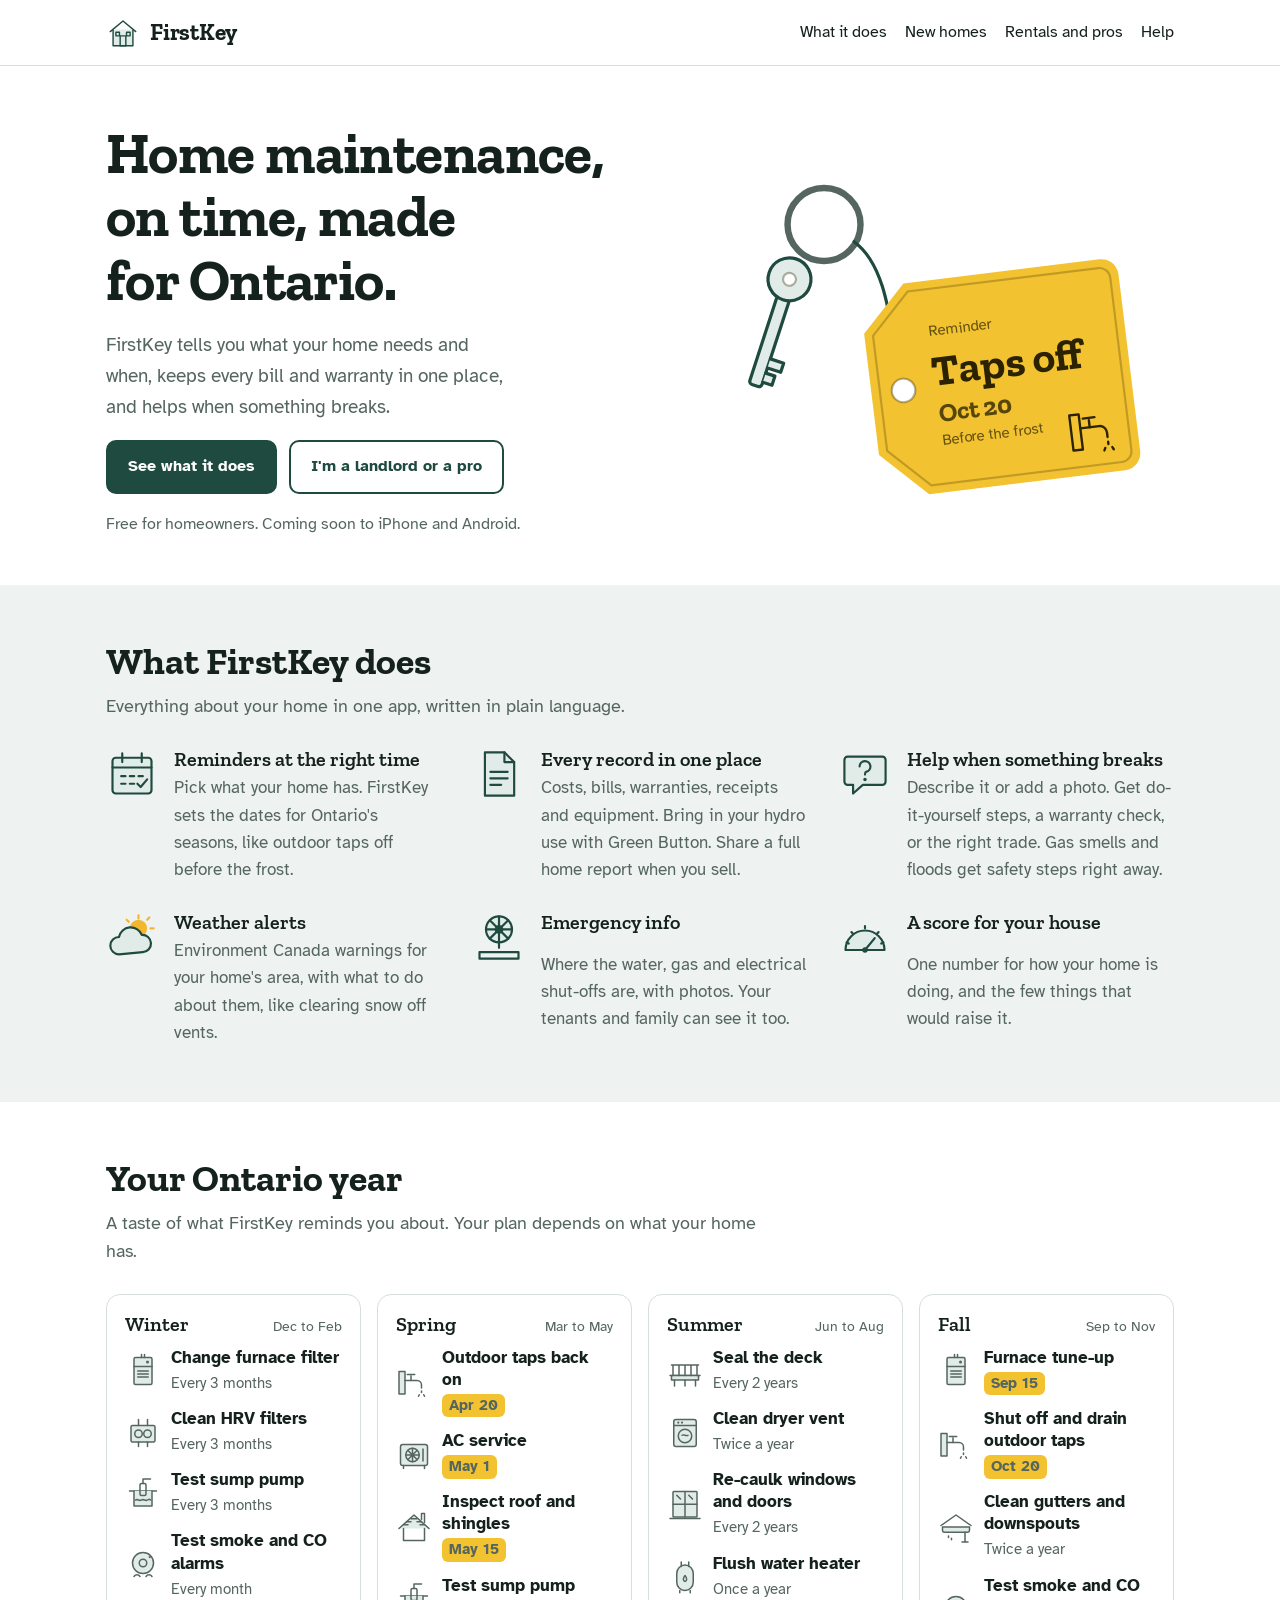
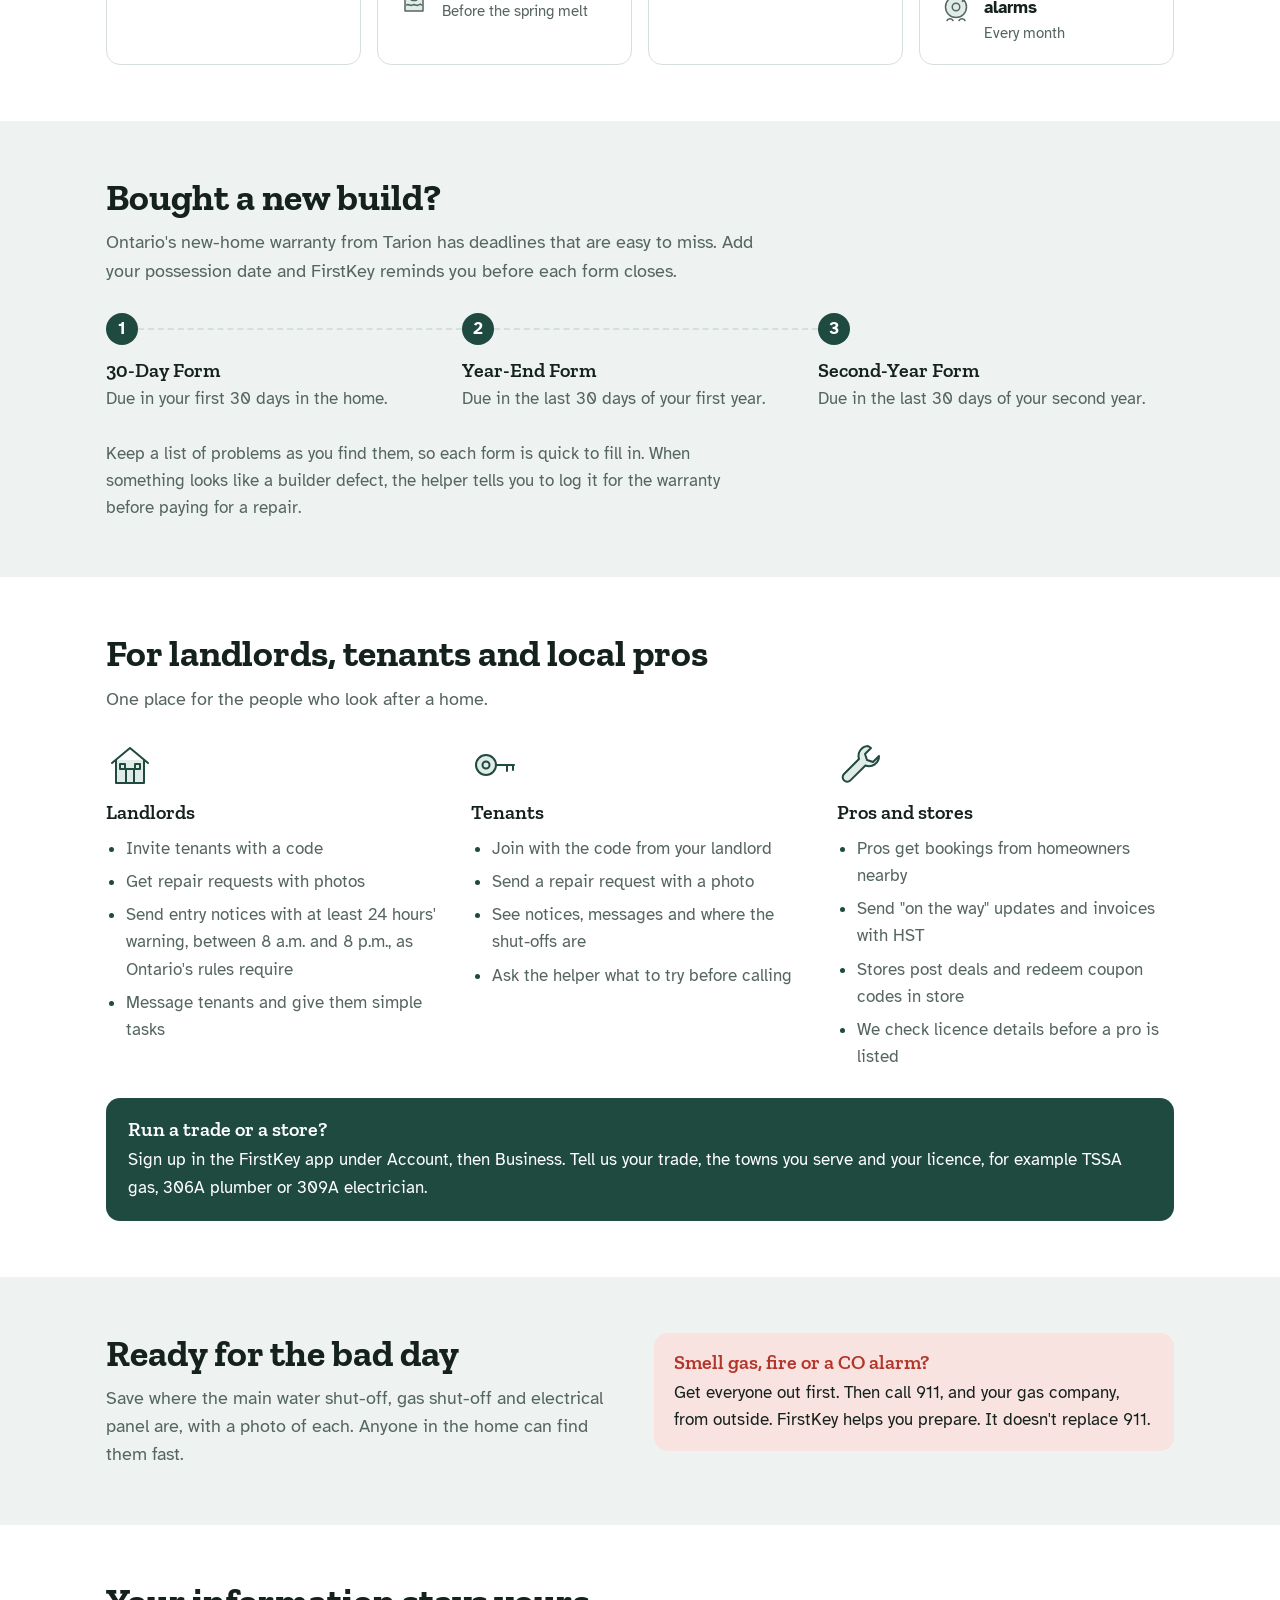
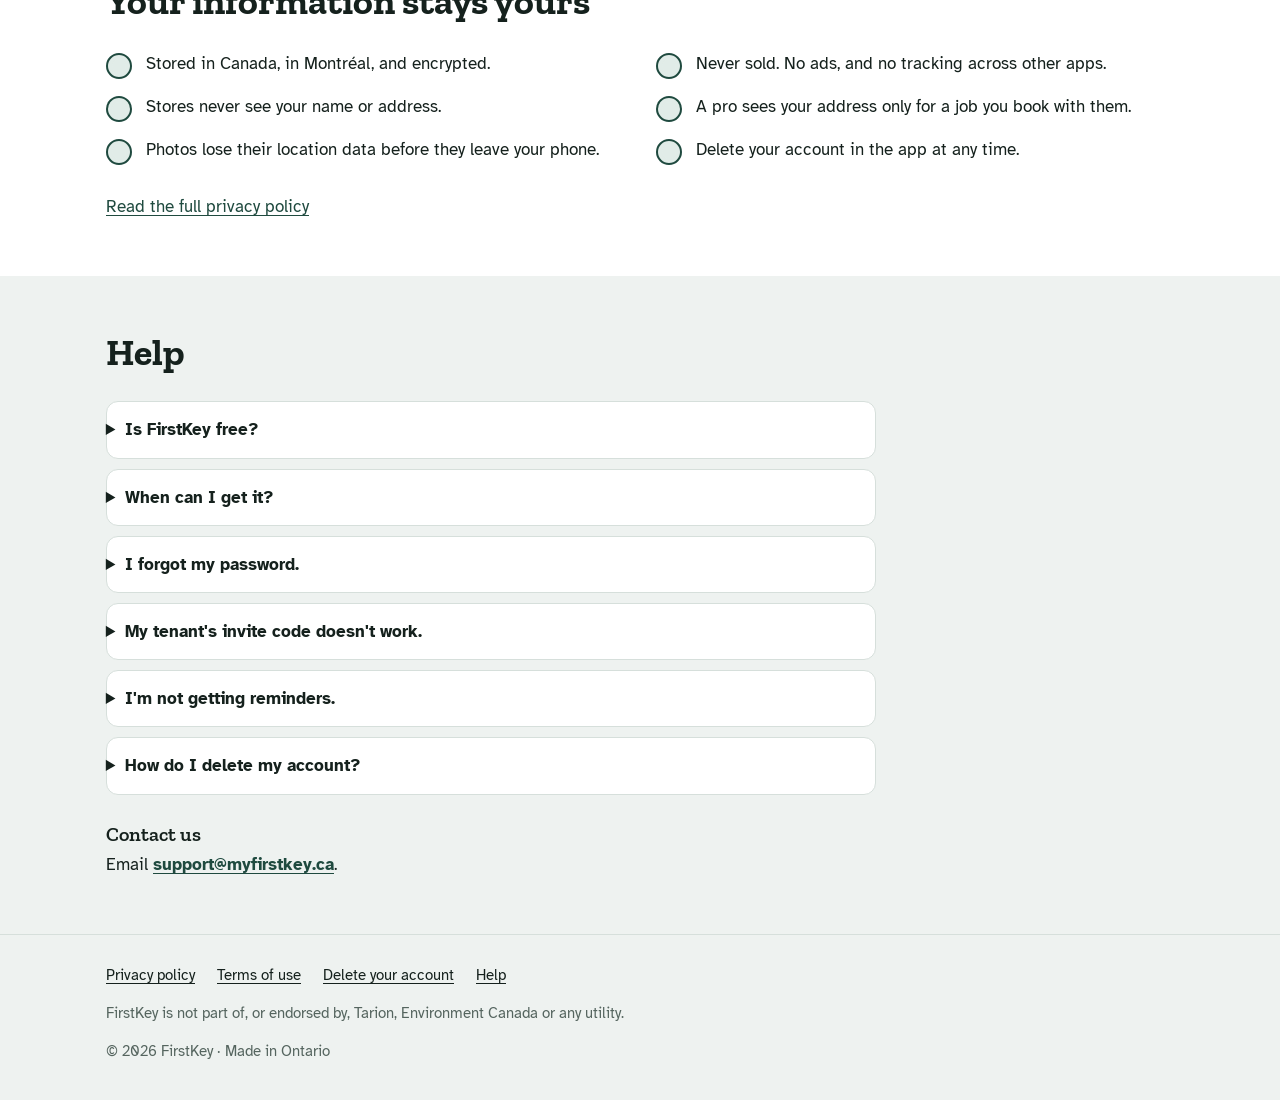
<file: index.html>
<!doctype html>
<html lang="en-CA">
<head>
<meta charset="utf-8">
<meta name="viewport" content="width=device-width, initial-scale=1, viewport-fit=cover">
<title>FirstKey</title>
<meta name="description" content="FirstKey reminds Ontario homeowners what their home needs and when, keeps every record in one place, and helps when something breaks. Free for homeowners.">
<link rel="preconnect" href="https://fonts.googleapis.com">
<link rel="preconnect" href="https://fonts.gstatic.com" crossorigin>
<link rel="stylesheet" href="https://fonts.googleapis.com/css2?family=Atkinson+Hyperlegible:wght@400;700&family=Zilla+Slab:wght@500;600;700&display=swap">
<link rel="stylesheet" href="site.css">
<style>
  /* Home page only. */
  .hero .wrap { display: grid; grid-template-columns: minmax(0, 1.1fr) minmax(0, 0.9fr); gap: 32px; align-items: center; padding-block: 56px 48px; }
  .hero .lead { display: grid; gap: 18px; }
  .hero p.sub { font-size: 1.2rem; color: var(--muted); max-width: 34ch; }
  .hero .ctas { display: flex; flex-wrap: wrap; gap: 12px; }
  .hero .soon { color: var(--muted); font-size: 0.98rem; }
  .tag-art { width: 100%; max-width: 440px; justify-self: center; height: auto; }
  .tag-art .tag { fill: var(--tag); }
  .tag-art .tag-edge { fill: none; stroke: var(--tag-ink); stroke-opacity: 0.25; stroke-width: 2; }
  .tag-art .hole { fill: var(--paper); stroke: var(--tag-ink); stroke-opacity: 0.35; stroke-width: 2; }
  .tag-art .cord { fill: none; stroke: var(--spruce); stroke-width: 3; stroke-linecap: round; }
  .tag-art .ring { fill: none; stroke: var(--muted); stroke-width: 6; }
  .tag-art .key { fill: var(--spruce-soft); stroke: var(--spruce); stroke-width: 3; stroke-linejoin: round; stroke-linecap: round; }
  .tag-art .big { font-family: var(--display); font-weight: 700; font-size: 40px; fill: var(--tag-ink); }
  .tag-art .small { font-family: var(--display); font-weight: 700; font-size: 24px; fill: var(--tag-ink); fill-opacity: 0.78; }
  .tag-art .mini { font-family: var(--body); font-size: 14px; fill: var(--tag-ink); fill-opacity: 0.7; }
  .tag-art .tap * { fill: none; stroke: var(--tag-ink); stroke-width: 2; stroke-linecap: round; stroke-linejoin: round; }
  @media (prefers-reduced-motion: no-preference) {
    .tag-art .swing { transform-origin: 96px 62px; animation: swing 2.4s ease-out 0.2s 1 both; }
    @keyframes swing { 0% { transform: rotate(-9deg); } 35% { transform: rotate(5deg); } 65% { transform: rotate(-2deg); } 100% { transform: rotate(0deg); } }
  }

  section { scroll-margin-top: 12px; }
  .band { background: var(--mist); }
  .block { padding-block: 56px; display: grid; gap: 28px; }
  .block > header { display: grid; gap: 10px; max-width: 60ch; }
  .block > header p { color: var(--muted); font-size: 1.1rem; }

  .features { display: grid; grid-template-columns: repeat(3, minmax(0, 1fr)); gap: 28px 32px; }
  .feature { display: grid; grid-template-columns: 52px minmax(0, 1fr); gap: 4px 16px; align-items: start; }
  .feature .draw { width: 52px; height: 52px; grid-row: span 2; }
  .feature p { color: var(--muted); }

  .seasons { display: grid; grid-template-columns: repeat(4, minmax(0, 1fr)); gap: 16px; }
  .season { background: var(--paper); border: 1px solid var(--line); border-radius: 14px; padding: 18px; display: grid; gap: 12px; align-content: start; }
  .season h3 { display: flex; align-items: baseline; justify-content: space-between; gap: 8px; }
  .season h3 small { font-family: var(--body); font-weight: 400; font-size: 0.85rem; color: var(--muted); }
  .season ul { list-style: none; margin: 0; padding: 0; display: grid; gap: 12px; }
  .season li { display: grid; grid-template-columns: 36px minmax(0, 1fr); gap: 10px; align-items: center; }
  .season li .draw { width: 36px; height: 36px; }
  .season li b { display: block; font-weight: 700; line-height: 1.3; }
  .season li span { color: var(--muted); font-size: 0.92rem; }
  .when { display: inline-block; background: var(--tag); color: var(--tag-ink); border-radius: 6px; padding: 0 7px; font-weight: 700; font-size: 0.85rem; }

  .tarion { list-style: none; margin: 0; padding: 0; display: grid; grid-template-columns: repeat(3, minmax(0, 1fr)); gap: 0; counter-reset: form; }
  .tarion li { position: relative; padding: 46px 18px 0 0; display: grid; gap: 4px; counter-increment: form; }
  .tarion li::before { content: counter(form); position: absolute; top: 0; left: 0; width: 32px; height: 32px; border-radius: 50%; background: var(--spruce); color: var(--on-spruce); display: grid; place-items: center; font-weight: 700; z-index: 1; }
  .tarion li::after { content: ""; position: absolute; top: 15px; left: 32px; right: 0; border-top: 2px dashed var(--line); }
  .tarion li:last-child::after { display: none; }
  .tarion p { color: var(--muted); }

  .split { display: grid; grid-template-columns: repeat(3, minmax(0, 1fr)); gap: 28px; }
  .who { display: grid; gap: 12px; align-content: start; }
  .who .draw { width: 48px; height: 48px; }
  .who ul { margin: 0; padding-left: 1.2em; display: grid; gap: 6px; color: var(--muted); }
  .who li::marker { color: var(--spruce); }
  .join { background: var(--spruce); color: var(--on-spruce); border-radius: 14px; padding: 20px 22px; display: grid; gap: 6px; }
  .join h3 { color: var(--on-spruce); }

  .sos { display: grid; grid-template-columns: minmax(0, 1fr) minmax(0, 1fr); gap: 28px; align-items: start; }
  .sos .alert { background: var(--alert-soft); border-radius: 14px; padding: 18px 20px; display: grid; gap: 6px; }
  .sos .alert h3 { color: var(--alert); }

  .promise { list-style: none; margin: 0; padding: 0; display: grid; grid-template-columns: repeat(2, minmax(0, 1fr)); gap: 14px 32px; }
  .promise li { display: grid; grid-template-columns: 28px minmax(0, 1fr); gap: 12px; align-items: start; }
  .promise li::before { content: ""; width: 22px; height: 22px; margin-top: 3px; border-radius: 50%; background: var(--spruce-soft); border: 2px solid var(--spruce);
    -webkit-mask: none; box-shadow: inset 0 0 0 4px var(--spruce-soft); }

  .faq { display: grid; gap: 10px; max-width: 70ch; }
  .faq details { border: 1px solid var(--line); border-radius: 12px; background: var(--paper); padding: 0 18px; }
  .faq summary { cursor: pointer; font-weight: 700; padding: 14px 0; list-style-position: outside; }
  .faq details p { padding-bottom: 16px; color: var(--muted); }
  .faq details[open] summary { color: var(--spruce); }

  @media (max-width: 900px) {
    .features, .split { grid-template-columns: repeat(2, minmax(0, 1fr)); }
    .seasons { grid-template-columns: repeat(2, minmax(0, 1fr)); }
  }
  @media (max-width: 680px) {
    .hero .wrap { grid-template-columns: minmax(0, 1fr); padding-block: 36px 32px; }
    .tag-art { max-width: 340px; }
    .features, .split, .seasons, .sos, .promise { grid-template-columns: minmax(0, 1fr); }
    .tarion { grid-template-columns: minmax(0, 1fr); gap: 18px; }
    .tarion li { padding: 0 0 0 48px; min-height: 32px; }
    .tarion li::after { display: none; }
    .block { padding-block: 44px; }
  }
</style>

</head>
<body>
<header class="top">
  <div class="wrap">
    <a class="brand" href="./" aria-label="FirstKey home">
      <span class="draw" data-draw="house"></span><span>FirstKey</span>
    </a>
    <nav class="nav" aria-label="Main">
      <a href="#features">What it does</a>
      <a href="#new-homes">New homes</a>
      <a href="#rentals">Rentals and pros</a>
      <a href="#help">Help</a>
    </nav>
  </div>
</header>

<main>
  <section class="hero">
    <div class="wrap">
      <div class="lead">
        <h1>Home maintenance, on time, made for Ontario.</h1>
        <p class="sub">FirstKey tells you what your home needs and when, keeps every bill and warranty in one place, and helps when something breaks.</p>
        <div class="ctas">
          <a class="btn solid" href="#features">See what it does</a>
          <a class="btn" href="#rentals">I'm a landlord or a pro</a>
        </div>
        <p class="soon">Free for homeowners. Coming soon to iPhone and Android.</p>
      </div>

      <svg class="tag-art" viewBox="0 0 410 320" role="img" aria-label="A yellow key tag on a key ring. It reads: Reminder. Taps off, October 20, before the frost.">
        <circle class="ring" cx="96" cy="62" r="34"/>
        <g class="swing">
          <g transform="translate(70 94) rotate(18)">
            <rect class="key" x="-6" y="38" width="12" height="86" rx="3"/>
            <path class="key" d="M6 96h13v9H6M6 110h9v9H6"/>
            <circle class="key" cx="0" cy="20" r="20"/>
            <circle class="hole" cx="0" cy="20" r="6"/>
          </g>
          <path class="cord" d="M124 78 C160 104 158 176 170 216"/>
          <g transform="translate(128 120) rotate(-7)">
            <path class="tag" d="M0 44 L42 2 H226 a16 16 0 0 1 16 16 V184 a16 16 0 0 1 -16 16 H42 L0 158 Z"/>
            <path class="tag-edge" d="M8 47 L45 10 H224 a10 10 0 0 1 10 10 V182 a10 10 0 0 1 -10 10 H45 L8 155 Z"/>
            <circle class="hole" cx="30" cy="101" r="11"/>
            <text class="mini" x="60" y="54">Reminder</text>
            <text class="big" x="58" y="100">Taps off</text>
            <text class="small" x="60" y="134">Oct 20</text>
            <text class="mini" x="60" y="156">Before the frost</text>
            <g class="tap" transform="translate(176 132) scale(1.1)">
              <rect x="4" y="10" width="8" height="30"/><path d="M12 22h16a6 6 0 0 1 6 6v4"/><path d="M20 22v-6M15 14h10"/><path d="M34 36v2M31 41l-1 2M37 41l1 2"/>
            </g>
          </g>
        </g>
      </svg>
    </div>
  </section>

  <section id="features" class="band">
    <div class="wrap block">
      <header>
        <h2>What FirstKey does</h2>
        <p>Everything about your home in one app, written in plain language.</p>
      </header>
      <div class="features">
        <div class="feature">
          <span class="draw" data-draw="calendar"></span>
          <h3>Reminders at the right time</h3>
          <p>Pick what your home has. FirstKey sets the dates for Ontario's seasons, like outdoor taps off before the frost.</p>
        </div>
        <div class="feature">
          <span class="draw" data-draw="doc"></span>
          <h3>Every record in one place</h3>
          <p>Costs, bills, warranties, receipts and equipment. Bring in your hydro use with Green Button. Share a full home report when you sell.</p>
        </div>
        <div class="feature">
          <span class="draw" data-draw="ask"></span>
          <h3>Help when something breaks</h3>
          <p>Describe it or add a photo. Get do-it-yourself steps, a warranty check, or the right trade. Gas smells and floods get safety steps right away.</p>
        </div>
        <div class="feature">
          <span class="draw" data-draw="weather"></span>
          <h3>Weather alerts</h3>
          <p>Environment Canada warnings for your home's area, with what to do about them, like clearing snow off vents.</p>
        </div>
        <div class="feature">
          <span class="draw" data-draw="valve"></span>
          <h3>Emergency info</h3>
          <p>Where the water, gas and electrical shut-offs are, with photos. Your tenants and family can see it too.</p>
        </div>
        <div class="feature">
          <span class="draw" data-draw="gauge"></span>
          <h3>A score for your house</h3>
          <p>One number for how your home is doing, and the few things that would raise it.</p>
        </div>
      </div>
    </div>
  </section>

  <section id="year">
    <div class="wrap block">
      <header>
        <h2>Your Ontario year</h2>
        <p>A taste of what FirstKey reminds you about. Your plan depends on what your home has.</p>
      </header>
      <div class="seasons">
        <div class="season">
          <h3>Winter <small>Dec to Feb</small></h3>
          <ul>
            <li><span class="draw" data-draw="furnace"></span><div><b>Change furnace filter</b><span>Every 3 months</span></div></li>
            <li><span class="draw" data-draw="hrv"></span><div><b>Clean HRV filters</b><span>Every 3 months</span></div></li>
            <li><span class="draw" data-draw="sump"></span><div><b>Test sump pump</b><span>Every 3 months</span></div></li>
            <li><span class="draw" data-draw="smoke"></span><div><b>Test smoke and CO alarms</b><span>Every month</span></div></li>
          </ul>
        </div>
        <div class="season">
          <h3>Spring <small>Mar to May</small></h3>
          <ul>
            <li><span class="draw" data-draw="taps"></span><div><b>Outdoor taps back on</b><span class="when">Apr 20</span></div></li>
            <li><span class="draw" data-draw="ac"></span><div><b>AC service</b><span class="when">May 1</span></div></li>
            <li><span class="draw" data-draw="roof"></span><div><b>Inspect roof and shingles</b><span class="when">May 15</span></div></li>
            <li><span class="draw" data-draw="sump"></span><div><b>Test sump pump</b><span>Before the spring melt</span></div></li>
          </ul>
        </div>
        <div class="season">
          <h3>Summer <small>Jun to Aug</small></h3>
          <ul>
            <li><span class="draw" data-draw="deck"></span><div><b>Seal the deck</b><span>Every 2 years</span></div></li>
            <li><span class="draw" data-draw="dryer"></span><div><b>Clean dryer vent</b><span>Twice a year</span></div></li>
            <li><span class="draw" data-draw="windows"></span><div><b>Re-caulk windows and doors</b><span>Every 2 years</span></div></li>
            <li><span class="draw" data-draw="heater"></span><div><b>Flush water heater</b><span>Once a year</span></div></li>
          </ul>
        </div>
        <div class="season">
          <h3>Fall <small>Sep to Nov</small></h3>
          <ul>
            <li><span class="draw" data-draw="furnace"></span><div><b>Furnace tune-up</b><span class="when">Sep 15</span></div></li>
            <li><span class="draw" data-draw="taps"></span><div><b>Shut off and drain outdoor taps</b><span class="when">Oct 20</span></div></li>
            <li><span class="draw" data-draw="gutters"></span><div><b>Clean gutters and downspouts</b><span>Twice a year</span></div></li>
            <li><span class="draw" data-draw="smoke"></span><div><b>Test smoke and CO alarms</b><span>Every month</span></div></li>
          </ul>
        </div>
      </div>
    </div>
  </section>

  <section id="new-homes" class="band">
    <div class="wrap block">
      <header>
        <h2>Bought a new build?</h2>
        <p>Ontario's new-home warranty from Tarion has deadlines that are easy to miss. Add your possession date and FirstKey reminds you before each form closes.</p>
      </header>
      <ol class="tarion">
        <li><h3>30-Day Form</h3><p>Due in your first 30 days in the home.</p></li>
        <li><h3>Year-End Form</h3><p>Due in the last 30 days of your first year.</p></li>
        <li><h3>Second-Year Form</h3><p>Due in the last 30 days of your second year.</p></li>
      </ol>
      <p style="color: var(--muted); max-width: 60ch;">Keep a list of problems as you find them, so each form is quick to fill in. When something looks like a builder defect, the helper tells you to log it for the warranty before paying for a repair.</p>
    </div>
  </section>

  <section id="rentals">
    <div class="wrap block">
      <header>
        <h2>For landlords, tenants and local pros</h2>
        <p>One place for the people who look after a home.</p>
      </header>
      <div class="split">
        <div class="who">
          <span class="draw" data-draw="house"></span>
          <h3>Landlords</h3>
          <ul>
            <li>Invite tenants with a code</li>
            <li>Get repair requests with photos</li>
            <li>Send entry notices with at least 24 hours' warning, between 8 a.m. and 8 p.m., as Ontario's rules require</li>
            <li>Message tenants and give them simple tasks</li>
          </ul>
        </div>
        <div class="who">
          <span class="draw" data-draw="key"></span>
          <h3>Tenants</h3>
          <ul>
            <li>Join with the code from your landlord</li>
            <li>Send a repair request with a photo</li>
            <li>See notices, messages and where the shut-offs are</li>
            <li>Ask the helper what to try before calling</li>
          </ul>
        </div>
        <div class="who" id="pros">
          <span class="draw" data-draw="wrench"></span>
          <h3>Pros and stores</h3>
          <ul>
            <li>Pros get bookings from homeowners nearby</li>
            <li>Send "on the way" updates and invoices with HST</li>
            <li>Stores post deals and redeem coupon codes in store</li>
            <li>We check licence details before a pro is listed</li>
          </ul>
        </div>
      </div>
      <div class="join">
        <h3>Run a trade or a store?</h3>
        <p>Sign up in the FirstKey app under Account, then Business. Tell us your trade, the towns you serve and your licence, for example TSSA gas, 306A plumber or 309A electrician.</p>
      </div>
    </div>
  </section>

  <section id="sos" class="band">
    <div class="wrap block">
      <div class="sos">
        <header style="display: grid; gap: 10px;">
          <h2>Ready for the bad day</h2>
          <p style="color: var(--muted); font-size: 1.1rem;">Save where the main water shut-off, gas shut-off and electrical panel are, with a photo of each. Anyone in the home can find them fast.</p>
        </header>
        <div class="alert">
          <h3>Smell gas, fire or a CO alarm?</h3>
          <p>Get everyone out first. Then call 911, and your gas company, from outside. FirstKey helps you prepare. It doesn't replace 911.</p>
        </div>
      </div>
    </div>
  </section>

  <section id="privacy">
    <div class="wrap block">
      <header>
        <h2>Your information stays yours</h2>
      </header>
      <ul class="promise">
        <li><span>Stored in Canada, in Montréal, and encrypted.</span></li>
        <li><span>Never sold. No ads, and no tracking across other apps.</span></li>
        <li><span>Stores never see your name or address.</span></li>
        <li><span>A pro sees your address only for a job you book with them.</span></li>
        <li><span>Photos lose their location data before they leave your phone.</span></li>
        <li><span>Delete your account in the app at any time.</span></li>
      </ul>
      <p><a href="privacy.html">Read the full privacy policy</a></p>
    </div>
  </section>

  <section id="help" class="band">
    <div class="wrap block">
      <header>
        <h2>Help</h2>
      </header>
      <div class="faq">
        <details>
          <summary>Is FirstKey free?</summary>
          <p>Yes, for homeowners. Plans for landlords with several homes and for property managers are coming. You'll always see the price before you pay anything.</p>
        </details>
        <details>
          <summary>When can I get it?</summary>
          <p>FirstKey is coming soon to the App Store and Google Play.</p>
        </details>
        <details>
          <summary>I forgot my password.</summary>
          <p>On the sign-in screen, tap "Forgot password?". We email you a 6-digit code to set a new one.</p>
        </details>
        <details>
          <summary>My tenant's invite code doesn't work.</summary>
          <p>Each code works once. Ask your landlord to send a new invite from the Tenants tab.</p>
        </details>
        <details>
          <summary>I'm not getting reminders.</summary>
          <p>Check that notifications for FirstKey are on in your phone's settings. You can also pick a maintenance day in the app, so reminders come on the day that suits you.</p>
        </details>
        <details>
          <summary>How do I delete my account?</summary>
          <p>In the app, go to Account, then Privacy &amp; security, then Delete my account. <a href="delete-account.html">See what gets deleted</a>.</p>
        </details>
      </div>
      <div style="display: grid; gap: 6px;">
        <h3>Contact us</h3>
        <p id="contact">Email <a class="contact" href="mailto:support@myfirstkey.ca">support@myfirstkey.ca</a>.</p>
      </div>
    </div>
  </section>
</main>

<footer class="foot">
  <div class="wrap">
    <nav aria-label="Site">
      <a href="privacy.html">Privacy policy</a>
      <a href="terms.html">Terms of use</a>
      <a href="delete-account.html">Delete your account</a>
      <a href="#help">Help</a>
    </nav>
    <p>FirstKey is not part of, or endorsed by, Tarion, Environment Canada or any utility.</p>
    <p>© 2026 FirstKey · Made in Ontario</p>
  </div>
</footer>

<script>
  // The app's line drawings, on a 48 by 48 grid. Lines use the text colour; ".f" is the soft fill.
  const D = {
    house: '<path d="M6 22L24 7l18 15"/><path class="f" d="M10 19v23h28V19"/><rect x="20" y="28" width="8" height="14"/><rect x="14" y="23" width="5" height="5"/><rect x="29" y="23" width="5" height="5"/>',
    furnace: '<rect class="f" x="12" y="6" width="24" height="36" rx="2"/><line x1="12" y1="18" x2="36" y2="18"/><path d="M17 24h14M17 28h14M17 32h14"/><path d="M22 6V2M26 6V2"/><circle class="dot" cx="30" cy="12" r="2"/>',
    hrv: '<rect class="f" x="8" y="14" width="32" height="22" rx="2"/><circle cx="18" cy="25" r="5"/><circle cx="30" cy="25" r="5"/><path d="M18 14V6M30 14V6M18 36v6M30 36v6"/>',
    sump: '<path d="M6 20h36"/><path class="f" d="M12 20v20h24V20"/><path d="M14 32c3-2 5 2 8 0s5 2 8 0 3-1 4 0"/><rect x="20" y="10" width="8" height="16" rx="2"/><path d="M24 10V4h10"/>',
    heater: '<rect class="f" x="13" y="8" width="22" height="34" rx="11"/><path d="M19 4v6M29 4v6"/><path d="M24 22c-3 4-3 7 0 8 3-1 3-4 0-8z"/><path d="M17 42v3M31 42v3"/>',
    taps: '<rect class="f" x="4" y="10" width="8" height="30"/><path d="M12 22h16a6 6 0 0 1 6 6v4"/><path d="M20 22v-6M15 14h10"/><path d="M34 36v2M31 41l-1 2M37 41l1 2"/>',
    gutters: '<path d="M4 22L24 8l20 14"/><path class="f" d="M6 24h36v4a3 3 0 0 1-3 3H9a3 3 0 0 1-3-3z"/><path d="M36 31v13M32 44h8"/><path d="M14 36v2M18 39v2"/>',
    dryer: '<rect class="f" x="9" y="6" width="30" height="36" rx="3"/><path d="M9 14h30"/><circle cx="24" cy="28" r="9"/><path d="M20 27c2-2 6 2 8 0"/><circle class="dot" cx="15" cy="10" r="1.5"/><circle class="dot" cx="20" cy="10" r="1.5"/>',
    smoke: '<circle class="f" cx="24" cy="20" r="14"/><circle cx="24" cy="20" r="5"/><path d="M12 38c2-3 6-3 8 0M28 38c2-3 6-3 8 0"/><circle class="dot" cx="33" cy="12" r="1.5"/>',
    ac: '<rect class="f" x="6" y="10" width="36" height="28" rx="3"/><circle cx="22" cy="24" r="9"/><path d="M22 15v18M13 24h18M16 18l12 12M28 18L16 30"/><path d="M36 16v16"/><path d="M10 38v4M38 38v4"/>',
    deck: '<path d="M4 30h40"/><rect class="f" x="6" y="30" width="36" height="6"/><path d="M10 36v8M38 36v8M24 36v8"/><path d="M8 30V16M16 30V16M24 30V16M32 30V16M40 30V16M6 16h36"/>',
    roof: '<path class="f" d="M4 26L24 8l20 18"/><path d="M10 21h6M14 17h6M28 17h6M32 21h6M20 13h8"/><path d="M10 26v16h28V26"/><path d="M34 14V6h4v12"/>',
    windows: '<rect class="f" x="8" y="6" width="32" height="34" rx="1"/><path d="M24 6v34M8 23h32"/><path d="M4 42h40"/><path d="M13 11l5 5M29 11l5 5"/>',
    calendar: '<rect class="f" x="6" y="9" width="36" height="33" rx="3"/><path d="M6 18h36M15 5v8M33 5v8"/><path d="M14 26h4M22 26h4M30 26h4M14 33h4M22 33h4"/><path d="M29 33l3 3 6-7"/>',
    doc: '<path class="f" d="M11 4h18l9 9v31H11z"/><path d="M29 4v9h9"/><path d="M16 22h16M16 28h16M16 34h10"/>',
    ask: '<path class="f" d="M8 8h32a3 3 0 0 1 3 3v20a3 3 0 0 1-3 3H22l-9 8v-8H8a3 3 0 0 1-3-3V11a3 3 0 0 1 3-3z"/><path d="M19 17a5 5 0 1 1 6 5c-1 .4-1 1-1 2.5"/><circle class="dot" cx="24" cy="29" r="1.6"/>',
    weather: '<circle class="sun" cx="30" cy="16" r="7"/><path class="ray" d="M30 4v3M41 16h3M38 8l2-2M19 8l2 2"/><path class="f" transform="translate(-2 4)" d="M14 36a8 8 0 0 1 0-16 11 11 0 0 1 21-2 8 8 0 0 1 1 16z"/>',
    valve: '<circle class="f" cx="24" cy="17" r="12"/><path d="M24 5v24M12 17h24M15.5 8.5l17 17M32.5 8.5l-17 17"/><circle cx="24" cy="17" r="3"/><path d="M24 29v5M6 38h36M6 44h36M6 38v6M42 38v6"/>',
    gauge: '<path class="f" d="M6 36a18 18 0 0 1 36 0z"/><path d="M24 36l9-11"/><circle class="dot" cx="24" cy="36" r="2.5"/><path d="M9 30l-2-1M39 30l2-1M13 21l-1.5-1.5M35 21l1.5-1.5M24 16v-2"/>',
    key: '<circle class="f" cx="15" cy="24" r="10"/><circle cx="15" cy="24" r="3.5"/><path d="M25 24h18M36 24v6M42 24v5"/>',
    wrench: '<path class="f" d="M31 5a10 10 0 0 0-9 13L7 33a4.5 4.5 0 0 0 6.4 6.4L28.4 24.5A10 10 0 0 0 42 15l-6 6-6-2-2-6 6-6z"/>'
  };
  document.querySelectorAll('[data-draw]').forEach((el) => {
    const d = D[el.dataset.draw];
    if (d) el.innerHTML = '<svg viewBox="0 0 48 48" aria-hidden="true" focusable="false">' + d + '</svg>';
  });
</script>

</body>
</html>
</file>
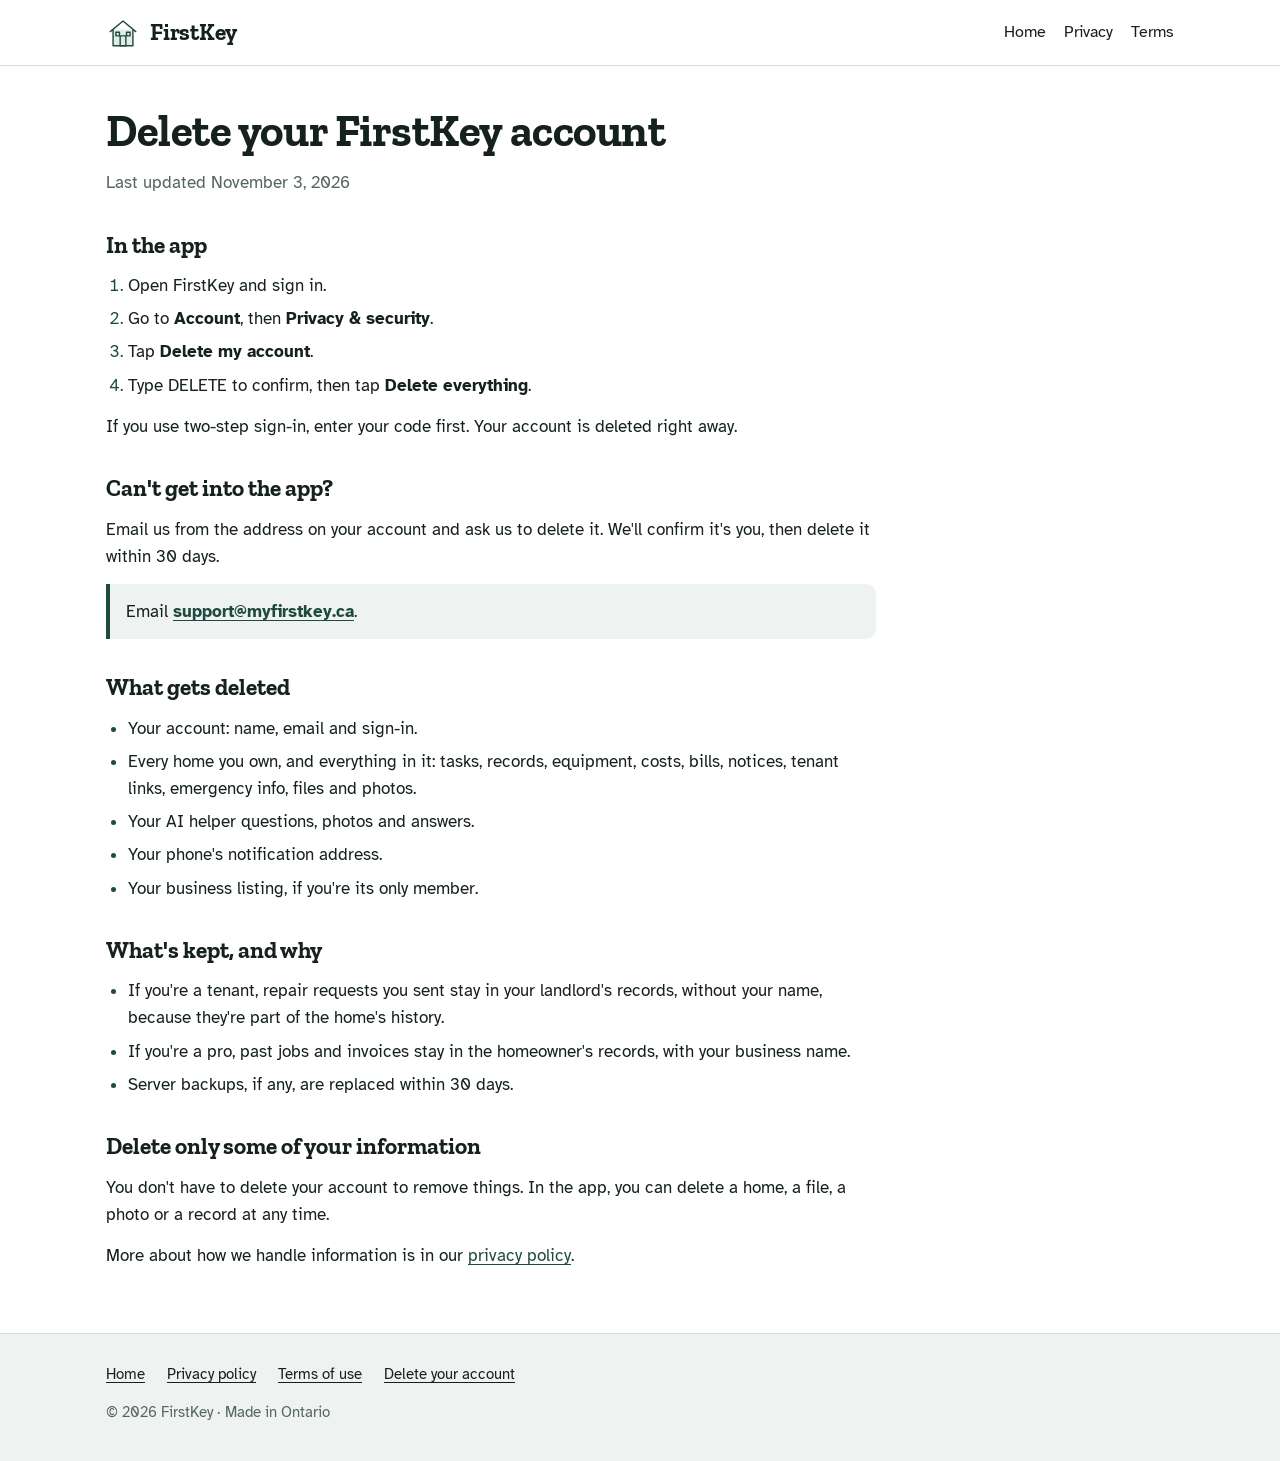
<file: delete-account.html>
<!doctype html>
<html lang="en-CA">
<head>
<meta charset="utf-8">
<meta name="viewport" content="width=device-width, initial-scale=1, viewport-fit=cover">
<title>Delete Your FirstKey Account</title>
<meta name="description" content="How to delete your FirstKey account, what gets deleted, and what's kept.">
<link rel="preconnect" href="https://fonts.googleapis.com">
<link rel="preconnect" href="https://fonts.gstatic.com" crossorigin>
<link rel="stylesheet" href="https://fonts.googleapis.com/css2?family=Atkinson+Hyperlegible:wght@400;700&family=Zilla+Slab:wght@500;600;700&display=swap">
<link rel="stylesheet" href="site.css">
</head>
<body>
<header class="top">
  <div class="wrap">
    <a class="brand" href="./" aria-label="FirstKey home">
      <span class="draw"><svg viewBox="0 0 48 48" aria-hidden="true" focusable="false"><path d="M6 22L24 7l18 15"/><path class="f" d="M10 19v23h28V19"/><rect x="20" y="28" width="8" height="14"/><rect x="14" y="23" width="5" height="5"/><rect x="29" y="23" width="5" height="5"/></svg></span><span>FirstKey</span>
    </a>
    <nav class="nav" aria-label="Main">
      <a href="./">Home</a>
      <a href="privacy.html">Privacy</a>
      <a href="terms.html">Terms</a>
    </nav>
  </div>
</header>

<main class="doc">
  <div class="wrap">
    <article>
      <h1>Delete your FirstKey account</h1>
      <p class="updated">Last updated November 3, 2026</p>

      <h2>In the app</h2>
      <ol>
        <li>Open FirstKey and sign in.</li>
        <li>Go to <b>Account</b>, then <b>Privacy &amp; security</b>.</li>
        <li>Tap <b>Delete my account</b>.</li>
        <li>Type DELETE to confirm, then tap <b>Delete everything</b>.</li>
      </ol>
      <p>If you use two-step sign-in, enter your code first. Your account is deleted right away.</p>

      <h2>Can't get into the app?</h2>
      <p>Email us from the address on your account and ask us to delete it. We'll confirm it's you, then delete it within 30 days.</p>
      <p class="note" data-contact>Email <a class="contact" href="mailto:support@myfirstkey.ca">support@myfirstkey.ca</a>.</p>

      <h2>What gets deleted</h2>
      <ul>
        <li>Your account: name, email and sign-in.</li>
        <li>Every home you own, and everything in it: tasks, records, equipment, costs, bills, notices, tenant links, emergency info, files and photos.</li>
        <li>Your AI helper questions, photos and answers.</li>
        <li>Your phone's notification address.</li>
        <li>Your business listing, if you're its only member.</li>
      </ul>

      <h2>What's kept, and why</h2>
      <ul>
        <li>If you're a tenant, repair requests you sent stay in your landlord's records, without your name, because they're part of the home's history.</li>
        <li>If you're a pro, past jobs and invoices stay in the homeowner's records, with your business name.</li>
        <li>Server backups, if any, are replaced within 30 days.</li>
      </ul>

      <h2>Delete only some of your information</h2>
      <p>You don't have to delete your account to remove things. In the app, you can delete a home, a file, a photo or a record at any time.</p>

      <p>More about how we handle information is in our <a href="privacy.html">privacy policy</a>.</p>
    </article>
  </div>
</main>

<footer class="foot">
  <div class="wrap">
    <nav aria-label="Site">
      <a href="./">Home</a>
      <a href="privacy.html">Privacy policy</a>
      <a href="terms.html">Terms of use</a>
      <a href="delete-account.html">Delete your account</a>
    </nav>
    <p>© 2026 FirstKey · Made in Ontario</p>
  </div>
</footer>
</body>
</html>
</file>
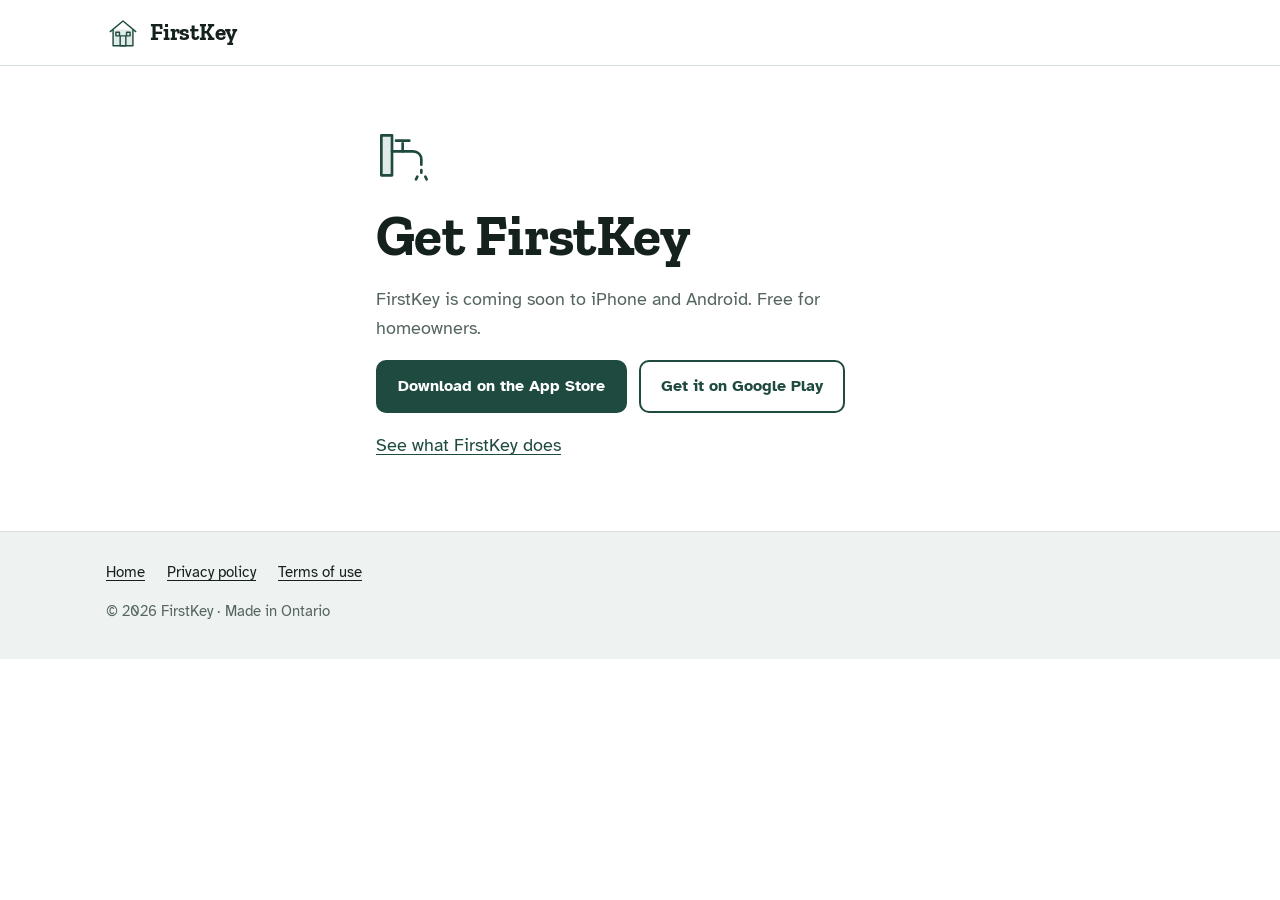
<file: get.html>
<!doctype html>
<html lang="en-CA">
<head>
<meta charset="utf-8">
<meta name="viewport" content="width=device-width, initial-scale=1, viewport-fit=cover">
<title>Get FirstKey</title>
<meta name="description" content="Download FirstKey for iPhone or Android.">
<link rel="preconnect" href="https://fonts.googleapis.com">
<link rel="preconnect" href="https://fonts.gstatic.com" crossorigin>
<link rel="stylesheet" href="https://fonts.googleapis.com/css2?family=Atkinson+Hyperlegible:wght@400;700&family=Zilla+Slab:wght@500;600;700&display=swap">
<link rel="stylesheet" href="site.css">
<style>
  .get { padding-block: 56px 72px; }
  .get .wrap { display: grid; gap: 18px; max-width: 560px; }
  .get .draw { width: 64px; height: 64px; }
  .get p { color: var(--muted); font-size: 1.1rem; }
  .stores { display: flex; flex-wrap: wrap; gap: 12px; }
</style>
<script>
  // Fill these in once the app is live in each store. Until then the page shows "coming soon".
  const APP_STORE = '';
  const GOOGLE_PLAY = '';
  const ua = navigator.userAgent || '';
  const ios = /iPhone|iPad|iPod/.test(ua) || (/Macintosh/.test(ua) && 'ontouchend' in document);
  const android = /Android/.test(ua);
  if (ios && APP_STORE) location.replace(APP_STORE);
  else if (android && GOOGLE_PLAY) location.replace(GOOGLE_PLAY);
</script>
</head>
<body>
<header class="top">
  <div class="wrap">
    <a class="brand" href="./" aria-label="FirstKey home">
      <span class="draw"><svg viewBox="0 0 48 48" aria-hidden="true" focusable="false"><path d="M6 22L24 7l18 15"/><path class="f" d="M10 19v23h28V19"/><rect x="20" y="28" width="8" height="14"/><rect x="14" y="23" width="5" height="5"/><rect x="29" y="23" width="5" height="5"/></svg></span><span>FirstKey</span>
    </a>
  </div>
</header>
<main class="get">
  <div class="wrap">
    <span class="draw"><svg viewBox="0 0 48 48" aria-hidden="true" focusable="false"><rect class="f" x="4" y="10" width="8" height="30"/><path d="M12 22h16a6 6 0 0 1 6 6v4"/><path d="M20 22v-6M15 14h10"/><path d="M34 36v2M31 41l-1 2M37 41l1 2"/></svg></span>
    <h1>Get FirstKey</h1>
    <p id="msg">FirstKey is coming soon to iPhone and Android. Free for homeowners.</p>
    <div class="stores" id="stores" hidden>
      <a class="btn solid" id="ios" href="#">Download on the App Store</a>
      <a class="btn" id="android" href="#">Get it on Google Play</a>
    </div>
    <p><a href="./">See what FirstKey does</a></p>
  </div>
</main>
<footer class="foot">
  <div class="wrap">
    <nav aria-label="Site"><a href="./">Home</a><a href="privacy.html">Privacy policy</a><a href="terms.html">Terms of use</a></nav>
    <p>© 2026 FirstKey · Made in Ontario</p>
  </div>
</footer>
<script>
  if (APP_STORE || GOOGLE_PLAY) {
    document.getElementById('msg').textContent = 'Free for homeowners. Pick your phone:';
    document.getElementById('stores').hidden = false;
    const i = document.getElementById('ios'), a = document.getElementById('android');
    if (APP_STORE) i.href = APP_STORE; else i.hidden = true;
    if (GOOGLE_PLAY) a.href = GOOGLE_PLAY; else a.hidden = true;
  }
</script>
</body>
</html>
</file>
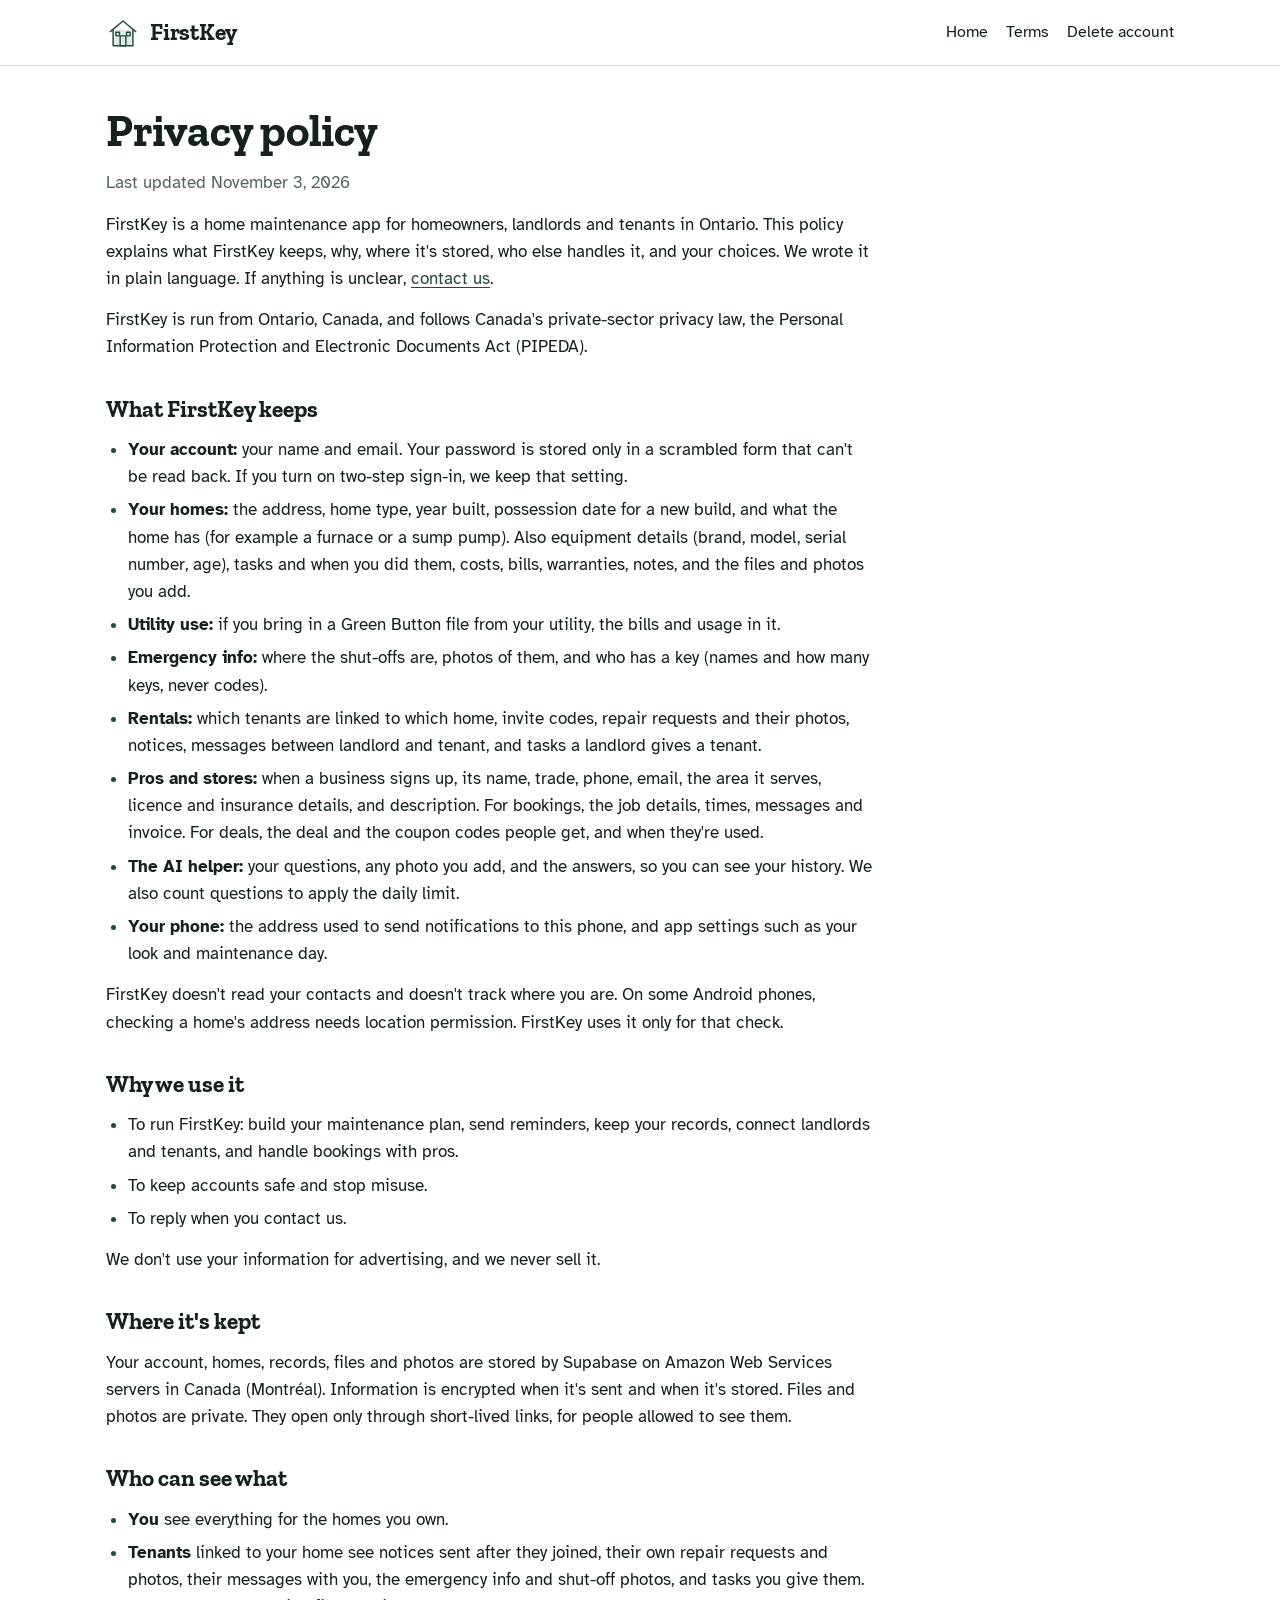
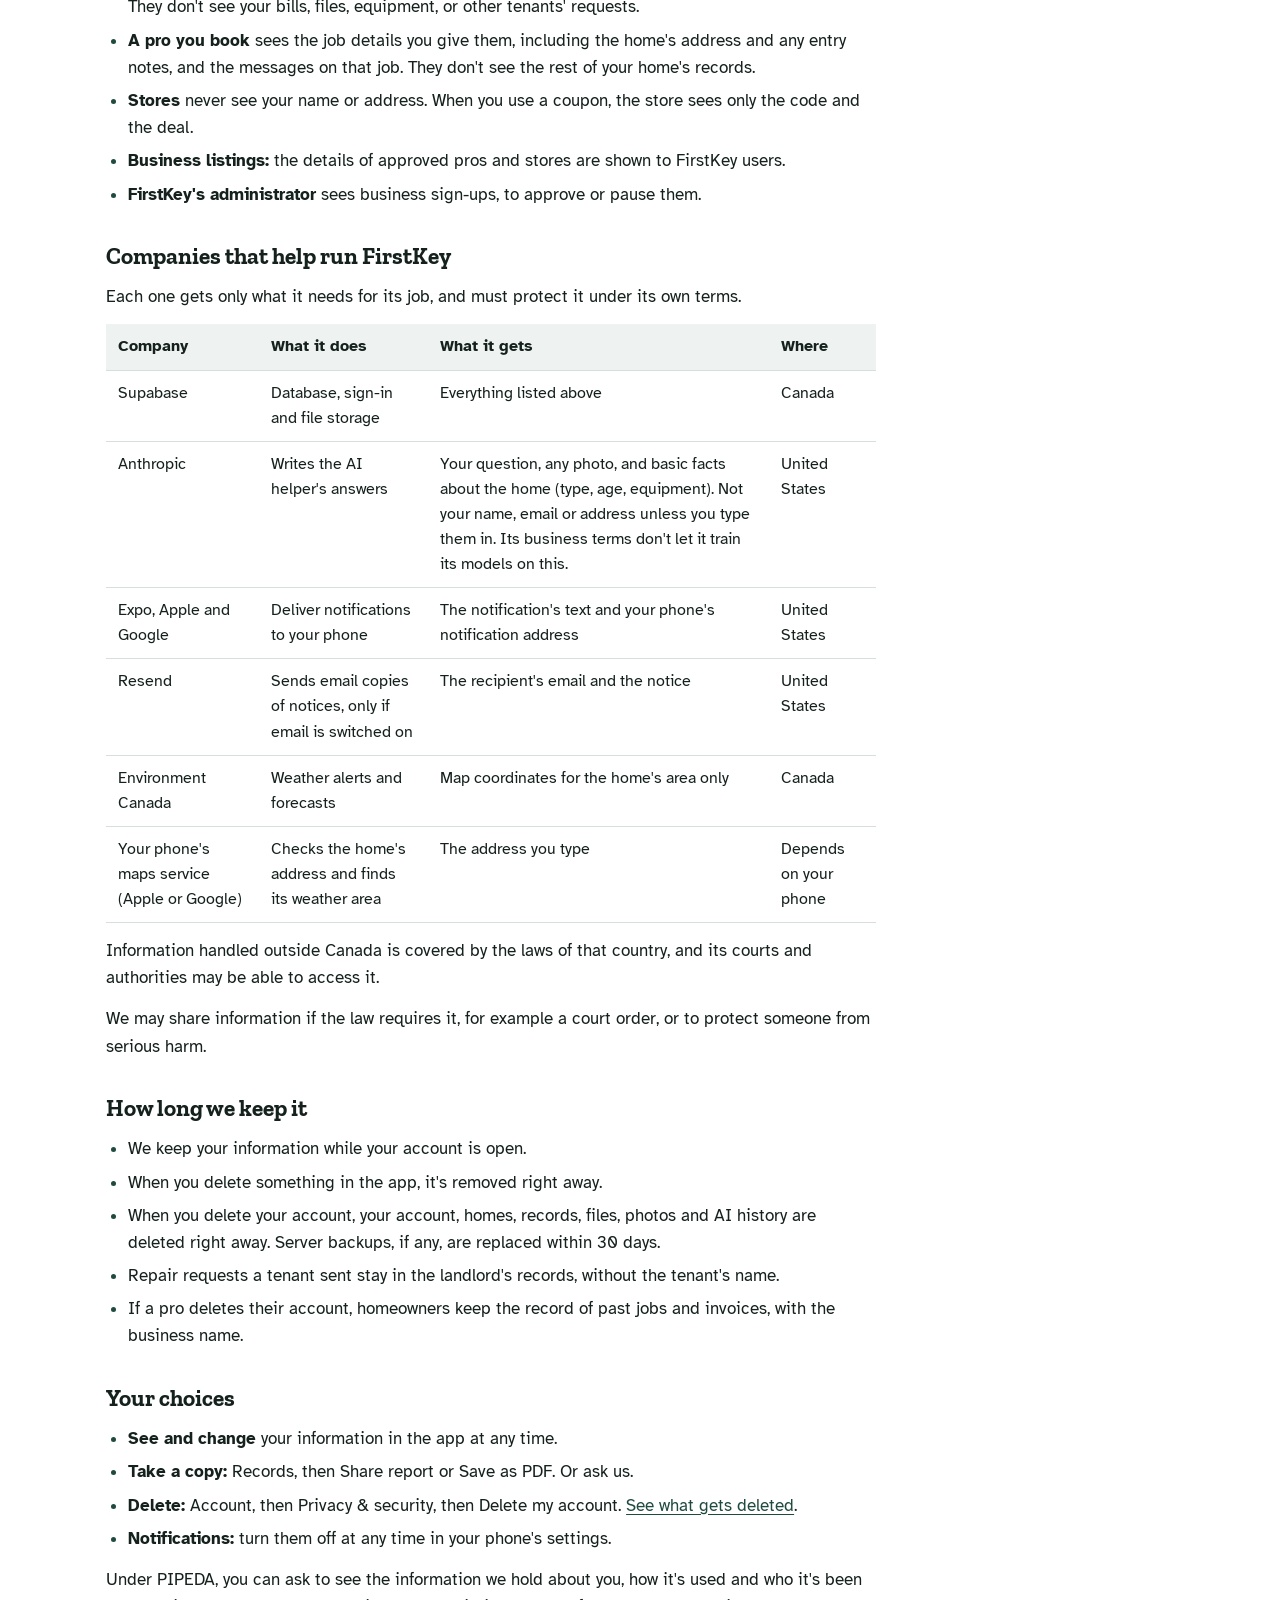
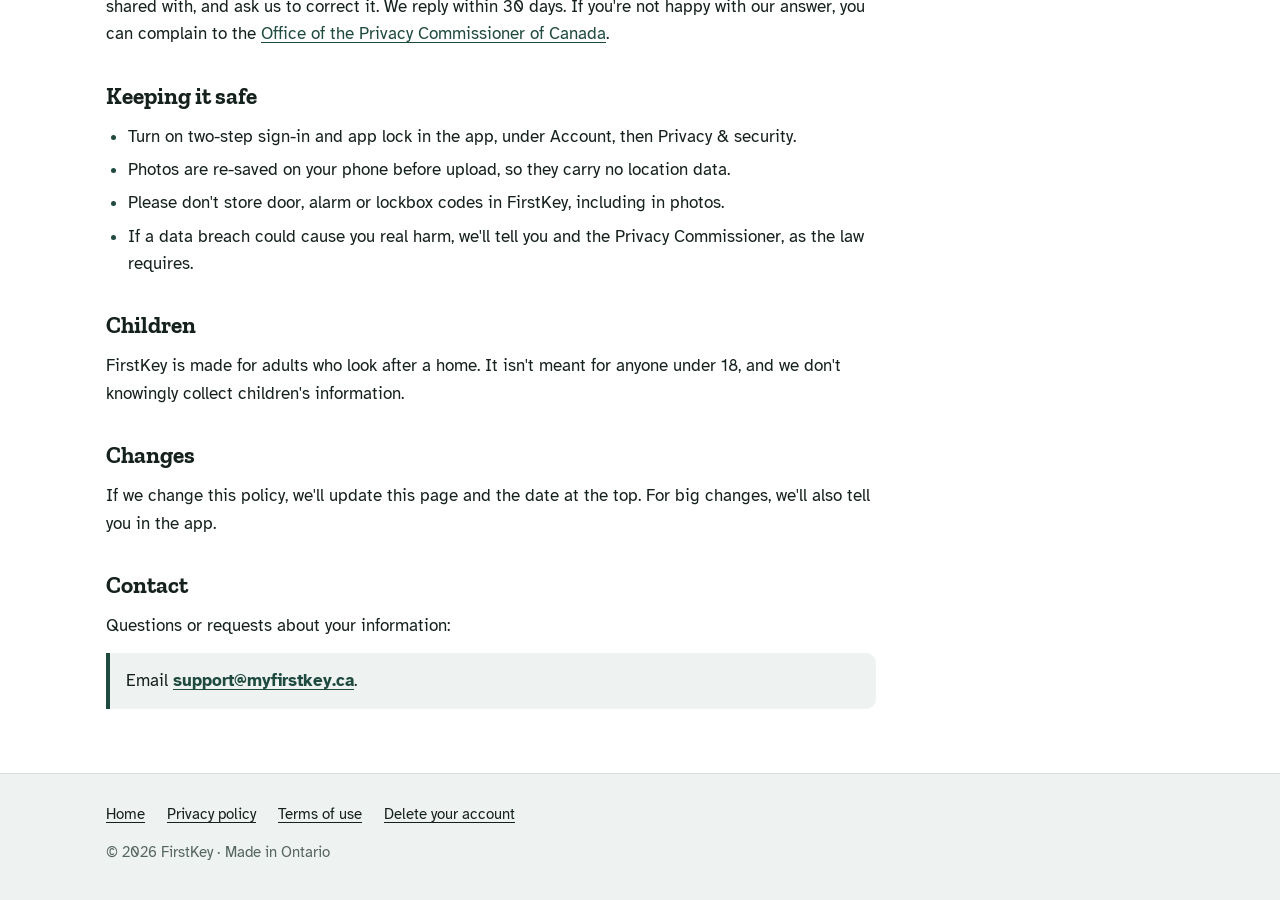
<file: privacy.html>
<!doctype html>
<html lang="en-CA">
<head>
<meta charset="utf-8">
<meta name="viewport" content="width=device-width, initial-scale=1, viewport-fit=cover">
<title>FirstKey Privacy Policy</title>
<meta name="description" content="What FirstKey keeps, why, where it's stored, who else handles it, and your choices.">
<link rel="preconnect" href="https://fonts.googleapis.com">
<link rel="preconnect" href="https://fonts.gstatic.com" crossorigin>
<link rel="stylesheet" href="https://fonts.googleapis.com/css2?family=Atkinson+Hyperlegible:wght@400;700&family=Zilla+Slab:wght@500;600;700&display=swap">
<link rel="stylesheet" href="site.css">
</head>
<body>
<header class="top">
  <div class="wrap">
    <a class="brand" href="./" aria-label="FirstKey home">
      <span class="draw"><svg viewBox="0 0 48 48" aria-hidden="true" focusable="false"><path d="M6 22L24 7l18 15"/><path class="f" d="M10 19v23h28V19"/><rect x="20" y="28" width="8" height="14"/><rect x="14" y="23" width="5" height="5"/><rect x="29" y="23" width="5" height="5"/></svg></span><span>FirstKey</span>
    </a>
    <nav class="nav" aria-label="Main">
      <a href="./">Home</a>
      <a href="terms.html">Terms</a>
      <a href="delete-account.html">Delete account</a>
    </nav>
  </div>
</header>

<main class="doc">
  <div class="wrap">
    <article>
      <h1>Privacy policy</h1>
      <p class="updated">Last updated November 3, 2026</p>
      <p>FirstKey is a home maintenance app for homeowners, landlords and tenants in Ontario. This policy explains what FirstKey keeps, why, where it's stored, who else handles it, and your choices. We wrote it in plain language. If anything is unclear, <a href="#contact">contact us</a>.</p>
      <p>FirstKey is run from Ontario, Canada, and follows Canada's private-sector privacy law, the Personal Information Protection and Electronic Documents Act (PIPEDA).</p>

      <h2>What FirstKey keeps</h2>
      <ul>
        <li><b>Your account:</b> your name and email. Your password is stored only in a scrambled form that can't be read back. If you turn on two-step sign-in, we keep that setting.</li>
        <li><b>Your homes:</b> the address, home type, year built, possession date for a new build, and what the home has (for example a furnace or a sump pump). Also equipment details (brand, model, serial number, age), tasks and when you did them, costs, bills, warranties, notes, and the files and photos you add.</li>
        <li><b>Utility use:</b> if you bring in a Green Button file from your utility, the bills and usage in it.</li>
        <li><b>Emergency info:</b> where the shut-offs are, photos of them, and who has a key (names and how many keys, never codes).</li>
        <li><b>Rentals:</b> which tenants are linked to which home, invite codes, repair requests and their photos, notices, messages between landlord and tenant, and tasks a landlord gives a tenant.</li>
        <li><b>Pros and stores:</b> when a business signs up, its name, trade, phone, email, the area it serves, licence and insurance details, and description. For bookings, the job details, times, messages and invoice. For deals, the deal and the coupon codes people get, and when they're used.</li>
        <li><b>The AI helper:</b> your questions, any photo you add, and the answers, so you can see your history. We also count questions to apply the daily limit.</li>
        <li><b>Your phone:</b> the address used to send notifications to this phone, and app settings such as your look and maintenance day.</li>
      </ul>
      <p>FirstKey doesn't read your contacts and doesn't track where you are. On some Android phones, checking a home's address needs location permission. FirstKey uses it only for that check.</p>

      <h2>Why we use it</h2>
      <ul>
        <li>To run FirstKey: build your maintenance plan, send reminders, keep your records, connect landlords and tenants, and handle bookings with pros.</li>
        <li>To keep accounts safe and stop misuse.</li>
        <li>To reply when you contact us.</li>
      </ul>
      <p>We don't use your information for advertising, and we never sell it.</p>

      <h2>Where it's kept</h2>
      <p>Your account, homes, records, files and photos are stored by Supabase on Amazon Web Services servers in Canada (Montréal). Information is encrypted when it's sent and when it's stored. Files and photos are private. They open only through short-lived links, for people allowed to see them.</p>

      <h2>Who can see what</h2>
      <ul>
        <li><b>You</b> see everything for the homes you own.</li>
        <li><b>Tenants</b> linked to your home see notices sent after they joined, their own repair requests and photos, their messages with you, the emergency info and shut-off photos, and tasks you give them. They don't see your bills, files, equipment, or other tenants' requests.</li>
        <li><b>A pro you book</b> sees the job details you give them, including the home's address and any entry notes, and the messages on that job. They don't see the rest of your home's records.</li>
        <li><b>Stores</b> never see your name or address. When you use a coupon, the store sees only the code and the deal.</li>
        <li><b>Business listings:</b> the details of approved pros and stores are shown to FirstKey users.</li>
        <li><b>FirstKey's administrator</b> sees business sign-ups, to approve or pause them.</li>
      </ul>

      <h2>Companies that help run FirstKey</h2>
      <p>Each one gets only what it needs for its job, and must protect it under its own terms.</p>
      <div class="scroll-x">
        <table>
          <thead><tr><th scope="col">Company</th><th scope="col">What it does</th><th scope="col">What it gets</th><th scope="col">Where</th></tr></thead>
          <tbody>
            <tr><td>Supabase</td><td>Database, sign-in and file storage</td><td>Everything listed above</td><td>Canada</td></tr>
            <tr><td>Anthropic</td><td>Writes the AI helper's answers</td><td>Your question, any photo, and basic facts about the home (type, age, equipment). Not your name, email or address unless you type them in. Its business terms don't let it train its models on this.</td><td>United States</td></tr>
            <tr><td>Expo, Apple and Google</td><td>Deliver notifications to your phone</td><td>The notification's text and your phone's notification address</td><td>United States</td></tr>
            <tr><td>Resend</td><td>Sends email copies of notices, only if email is switched on</td><td>The recipient's email and the notice</td><td>United States</td></tr>
            <tr><td>Environment Canada</td><td>Weather alerts and forecasts</td><td>Map coordinates for the home's area only</td><td>Canada</td></tr>
            <tr><td>Your phone's maps service (Apple or Google)</td><td>Checks the home's address and finds its weather area</td><td>The address you type</td><td>Depends on your phone</td></tr>
          </tbody>
        </table>
      </div>
      <p>Information handled outside Canada is covered by the laws of that country, and its courts and authorities may be able to access it.</p>
      <p>We may share information if the law requires it, for example a court order, or to protect someone from serious harm.</p>

      <h2>How long we keep it</h2>
      <ul>
        <li>We keep your information while your account is open.</li>
        <li>When you delete something in the app, it's removed right away.</li>
        <li>When you delete your account, your account, homes, records, files, photos and AI history are deleted right away. Server backups, if any, are replaced within 30 days.</li>
        <li>Repair requests a tenant sent stay in the landlord's records, without the tenant's name.</li>
        <li>If a pro deletes their account, homeowners keep the record of past jobs and invoices, with the business name.</li>
      </ul>

      <h2>Your choices</h2>
      <ul>
        <li><b>See and change</b> your information in the app at any time.</li>
        <li><b>Take a copy:</b> Records, then Share report or Save as PDF. Or ask us.</li>
        <li><b>Delete:</b> Account, then Privacy &amp; security, then Delete my account. <a href="delete-account.html">See what gets deleted</a>.</li>
        <li><b>Notifications:</b> turn them off at any time in your phone's settings.</li>
      </ul>
      <p>Under PIPEDA, you can ask to see the information we hold about you, how it's used and who it's been shared with, and ask us to correct it. We reply within 30 days. If you're not happy with our answer, you can complain to the <a href="https://www.priv.gc.ca/en/">Office of the Privacy Commissioner of Canada</a>.</p>

      <h2>Keeping it safe</h2>
      <ul>
        <li>Turn on two-step sign-in and app lock in the app, under Account, then Privacy &amp; security.</li>
        <li>Photos are re-saved on your phone before upload, so they carry no location data.</li>
        <li>Please don't store door, alarm or lockbox codes in FirstKey, including in photos.</li>
        <li>If a data breach could cause you real harm, we'll tell you and the Privacy Commissioner, as the law requires.</li>
      </ul>

      <h2>Children</h2>
      <p>FirstKey is made for adults who look after a home. It isn't meant for anyone under 18, and we don't knowingly collect children's information.</p>

      <h2>Changes</h2>
      <p>If we change this policy, we'll update this page and the date at the top. For big changes, we'll also tell you in the app.</p>

      <h2 id="contact">Contact</h2>
      <p>Questions or requests about your information:</p>
      <p class="note" data-contact>Email <a class="contact" href="mailto:support@myfirstkey.ca">support@myfirstkey.ca</a>.</p>
    </article>
  </div>
</main>

<footer class="foot">
  <div class="wrap">
    <nav aria-label="Site">
      <a href="./">Home</a>
      <a href="privacy.html">Privacy policy</a>
      <a href="terms.html">Terms of use</a>
      <a href="delete-account.html">Delete your account</a>
    </nav>
    <p>© 2026 FirstKey · Made in Ontario</p>
  </div>
</footer>
</body>
</html>
</file>
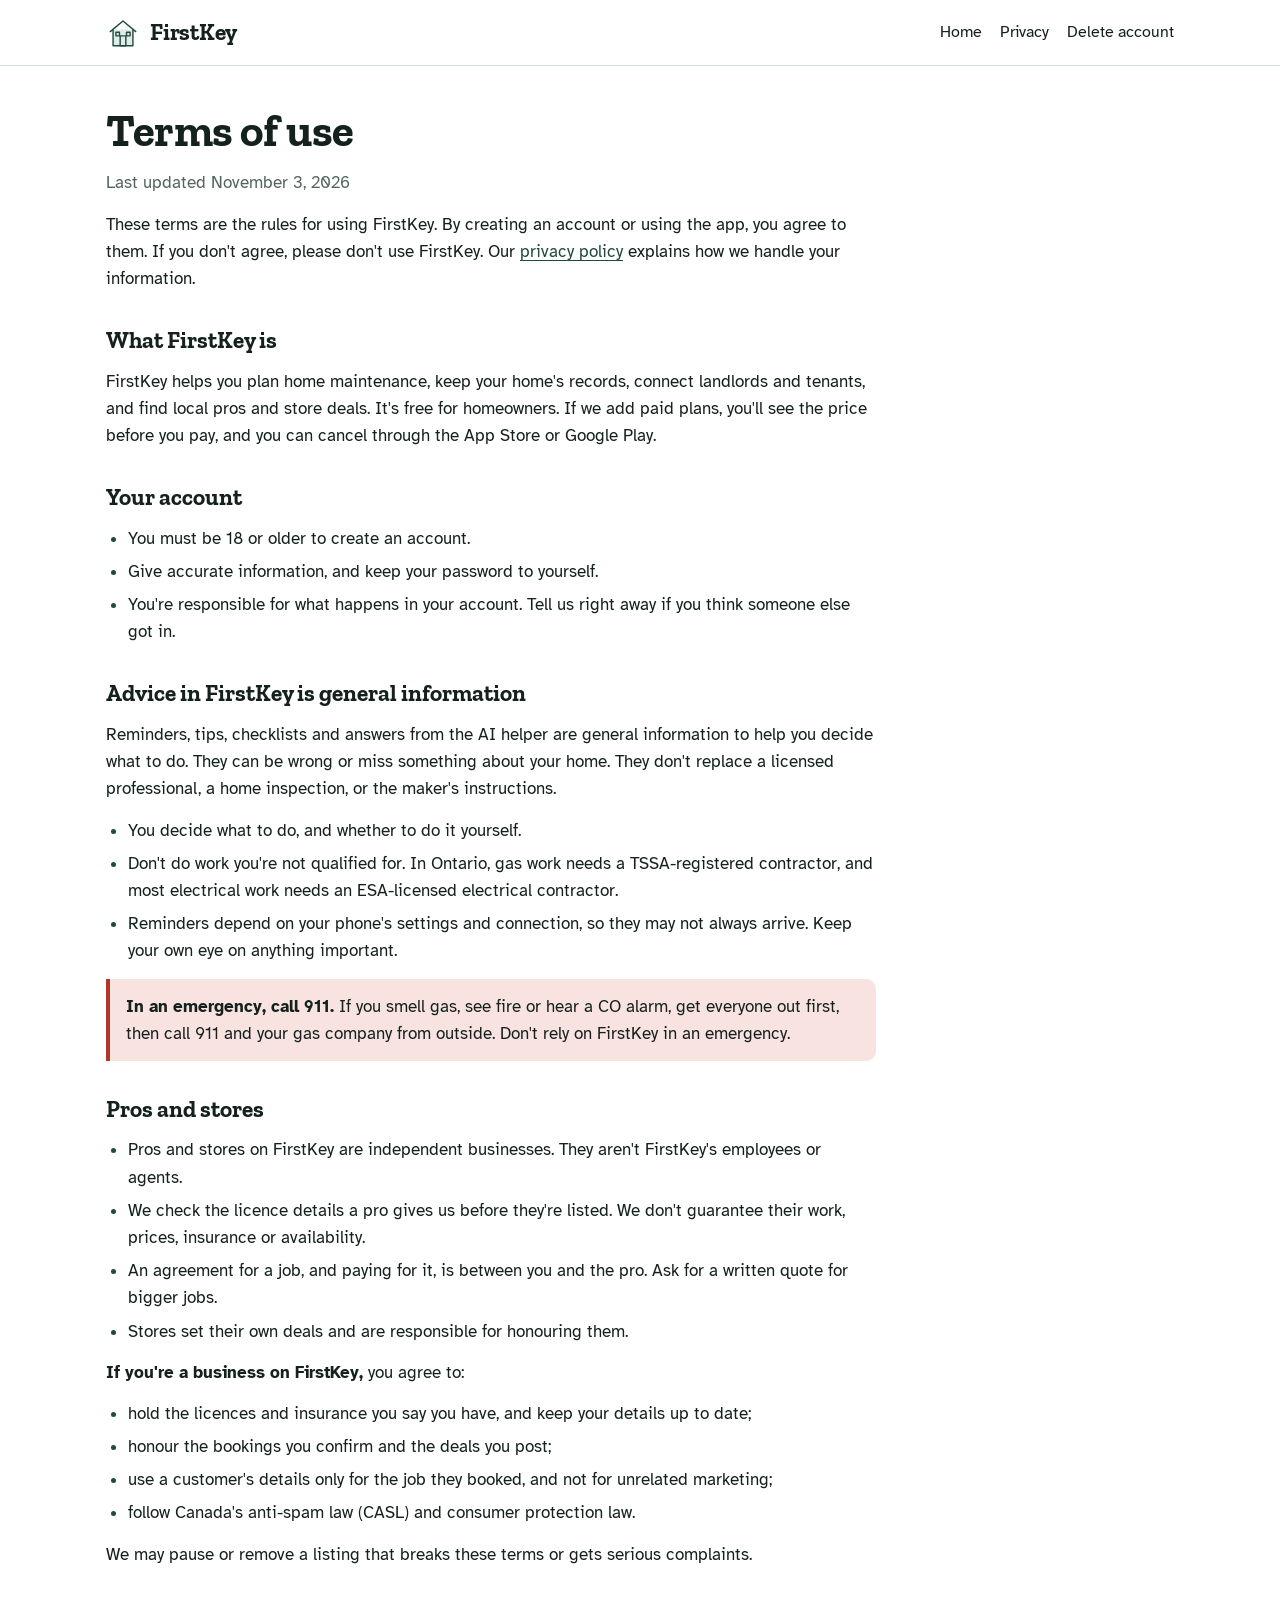
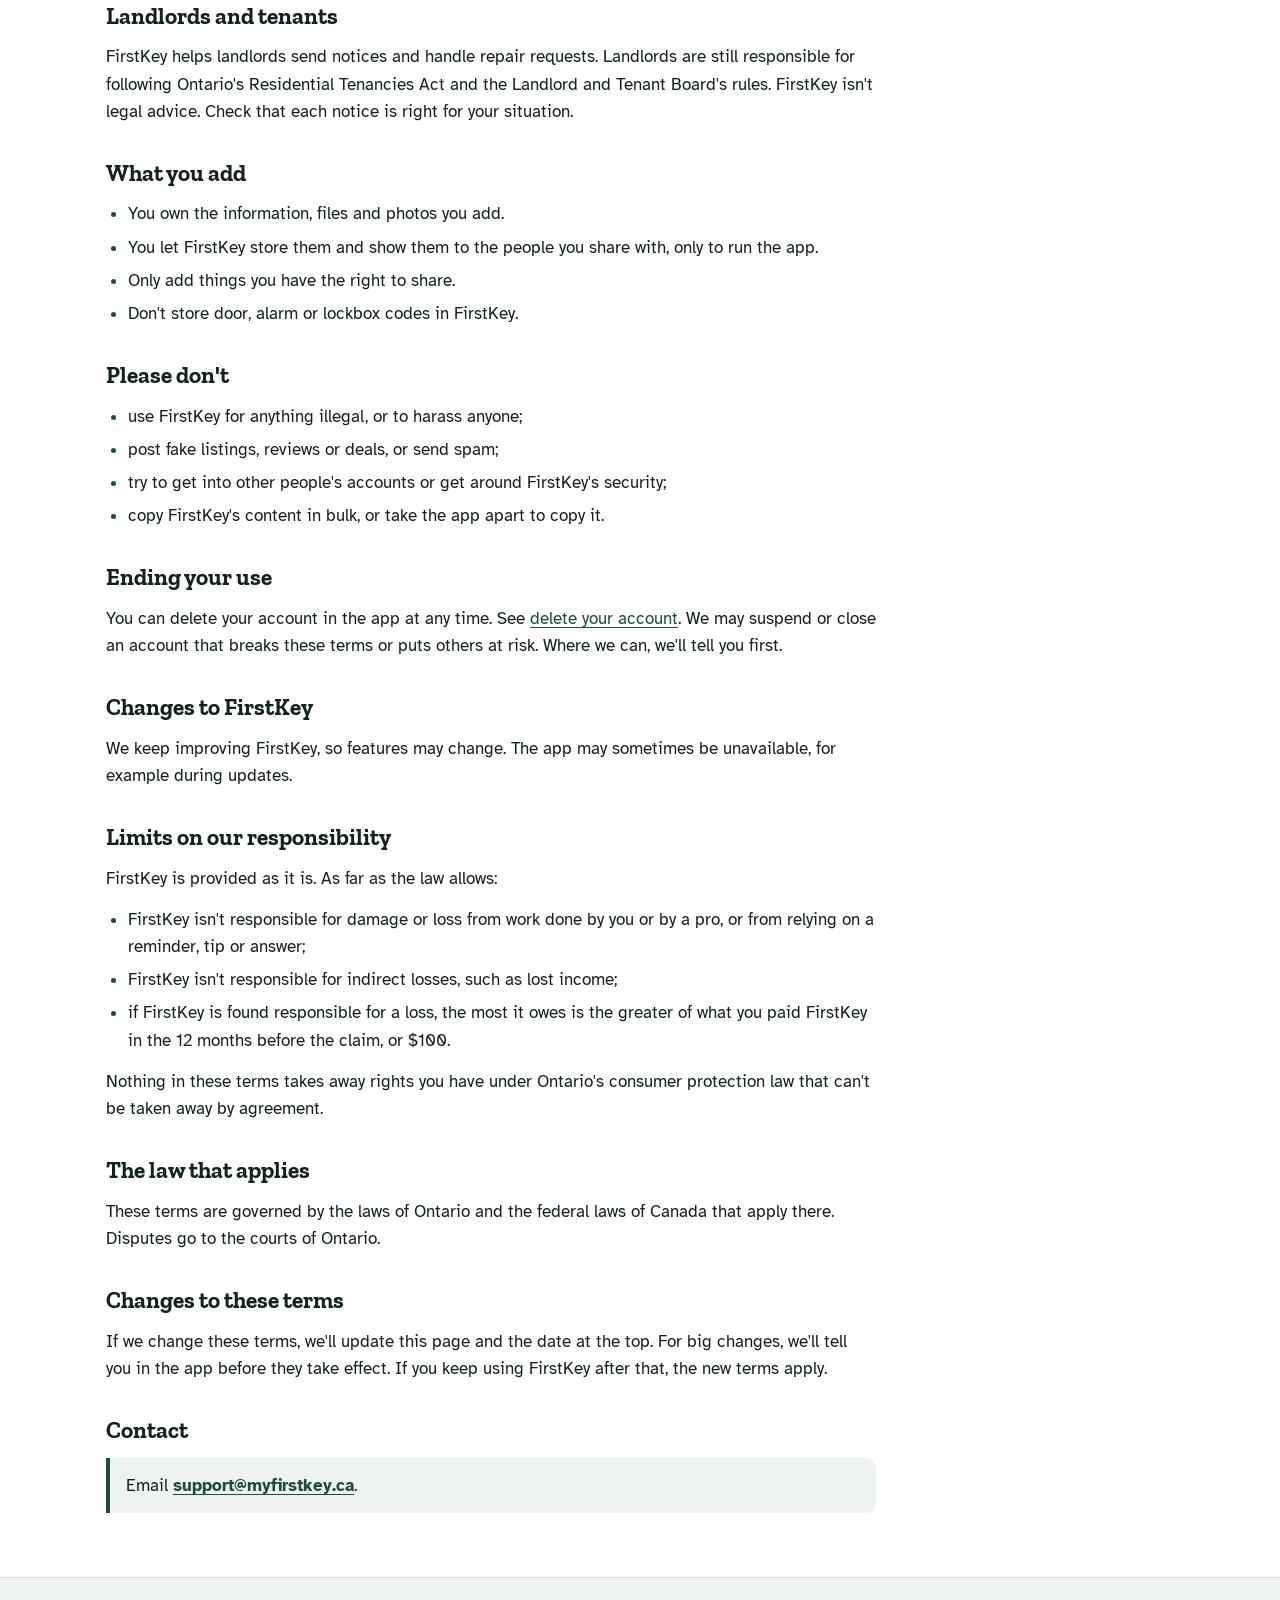
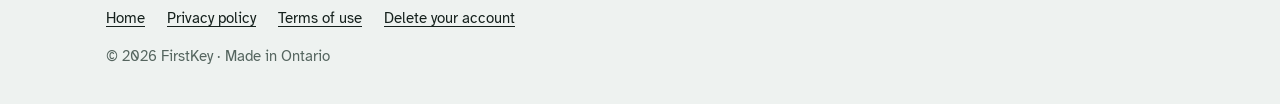
<file: terms.html>
<!doctype html>
<html lang="en-CA">
<head>
<meta charset="utf-8">
<meta name="viewport" content="width=device-width, initial-scale=1, viewport-fit=cover">
<title>FirstKey Terms of Use</title>
<meta name="description" content="The rules for using FirstKey, in plain language.">
<link rel="preconnect" href="https://fonts.googleapis.com">
<link rel="preconnect" href="https://fonts.gstatic.com" crossorigin>
<link rel="stylesheet" href="https://fonts.googleapis.com/css2?family=Atkinson+Hyperlegible:wght@400;700&family=Zilla+Slab:wght@500;600;700&display=swap">
<link rel="stylesheet" href="site.css">
</head>
<body>
<header class="top">
  <div class="wrap">
    <a class="brand" href="./" aria-label="FirstKey home">
      <span class="draw"><svg viewBox="0 0 48 48" aria-hidden="true" focusable="false"><path d="M6 22L24 7l18 15"/><path class="f" d="M10 19v23h28V19"/><rect x="20" y="28" width="8" height="14"/><rect x="14" y="23" width="5" height="5"/><rect x="29" y="23" width="5" height="5"/></svg></span><span>FirstKey</span>
    </a>
    <nav class="nav" aria-label="Main">
      <a href="./">Home</a>
      <a href="privacy.html">Privacy</a>
      <a href="delete-account.html">Delete account</a>
    </nav>
  </div>
</header>

<main class="doc">
  <div class="wrap">
    <article>
      <h1>Terms of use</h1>
      <p class="updated">Last updated November 3, 2026</p>
      <p>These terms are the rules for using FirstKey. By creating an account or using the app, you agree to them. If you don't agree, please don't use FirstKey. Our <a href="privacy.html">privacy policy</a> explains how we handle your information.</p>

      <h2>What FirstKey is</h2>
      <p>FirstKey helps you plan home maintenance, keep your home's records, connect landlords and tenants, and find local pros and store deals. It's free for homeowners. If we add paid plans, you'll see the price before you pay, and you can cancel through the App Store or Google Play.</p>

      <h2>Your account</h2>
      <ul>
        <li>You must be 18 or older to create an account.</li>
        <li>Give accurate information, and keep your password to yourself.</li>
        <li>You're responsible for what happens in your account. Tell us right away if you think someone else got in.</li>
      </ul>

      <h2>Advice in FirstKey is general information</h2>
      <p>Reminders, tips, checklists and answers from the AI helper are general information to help you decide what to do. They can be wrong or miss something about your home. They don't replace a licensed professional, a home inspection, or the maker's instructions.</p>
      <ul>
        <li>You decide what to do, and whether to do it yourself.</li>
        <li>Don't do work you're not qualified for. In Ontario, gas work needs a TSSA-registered contractor, and most electrical work needs an ESA-licensed electrical contractor.</li>
        <li>Reminders depend on your phone's settings and connection, so they may not always arrive. Keep your own eye on anything important.</li>
      </ul>
      <p class="note warn"><b>In an emergency, call 911.</b> If you smell gas, see fire or hear a CO alarm, get everyone out first, then call 911 and your gas company from outside. Don't rely on FirstKey in an emergency.</p>

      <h2>Pros and stores</h2>
      <ul>
        <li>Pros and stores on FirstKey are independent businesses. They aren't FirstKey's employees or agents.</li>
        <li>We check the licence details a pro gives us before they're listed. We don't guarantee their work, prices, insurance or availability.</li>
        <li>An agreement for a job, and paying for it, is between you and the pro. Ask for a written quote for bigger jobs.</li>
        <li>Stores set their own deals and are responsible for honouring them.</li>
      </ul>
      <p><b>If you're a business on FirstKey,</b> you agree to:</p>
      <ul>
        <li>hold the licences and insurance you say you have, and keep your details up to date;</li>
        <li>honour the bookings you confirm and the deals you post;</li>
        <li>use a customer's details only for the job they booked, and not for unrelated marketing;</li>
        <li>follow Canada's anti-spam law (CASL) and consumer protection law.</li>
      </ul>
      <p>We may pause or remove a listing that breaks these terms or gets serious complaints.</p>

      <h2>Landlords and tenants</h2>
      <p>FirstKey helps landlords send notices and handle repair requests. Landlords are still responsible for following Ontario's Residential Tenancies Act and the Landlord and Tenant Board's rules. FirstKey isn't legal advice. Check that each notice is right for your situation.</p>

      <h2>What you add</h2>
      <ul>
        <li>You own the information, files and photos you add.</li>
        <li>You let FirstKey store them and show them to the people you share with, only to run the app.</li>
        <li>Only add things you have the right to share.</li>
        <li>Don't store door, alarm or lockbox codes in FirstKey.</li>
      </ul>

      <h2>Please don't</h2>
      <ul>
        <li>use FirstKey for anything illegal, or to harass anyone;</li>
        <li>post fake listings, reviews or deals, or send spam;</li>
        <li>try to get into other people's accounts or get around FirstKey's security;</li>
        <li>copy FirstKey's content in bulk, or take the app apart to copy it.</li>
      </ul>

      <h2>Ending your use</h2>
      <p>You can delete your account in the app at any time. See <a href="delete-account.html">delete your account</a>. We may suspend or close an account that breaks these terms or puts others at risk. Where we can, we'll tell you first.</p>

      <h2>Changes to FirstKey</h2>
      <p>We keep improving FirstKey, so features may change. The app may sometimes be unavailable, for example during updates.</p>

      <h2>Limits on our responsibility</h2>
      <p>FirstKey is provided as it is. As far as the law allows:</p>
      <ul>
        <li>FirstKey isn't responsible for damage or loss from work done by you or by a pro, or from relying on a reminder, tip or answer;</li>
        <li>FirstKey isn't responsible for indirect losses, such as lost income;</li>
        <li>if FirstKey is found responsible for a loss, the most it owes is the greater of what you paid FirstKey in the 12 months before the claim, or $100.</li>
      </ul>
      <p>Nothing in these terms takes away rights you have under Ontario's consumer protection law that can't be taken away by agreement.</p>

      <h2>The law that applies</h2>
      <p>These terms are governed by the laws of Ontario and the federal laws of Canada that apply there. Disputes go to the courts of Ontario.</p>

      <h2>Changes to these terms</h2>
      <p>If we change these terms, we'll update this page and the date at the top. For big changes, we'll tell you in the app before they take effect. If you keep using FirstKey after that, the new terms apply.</p>

      <h2 id="contact">Contact</h2>
      <p class="note" data-contact>Email <a class="contact" href="mailto:support@myfirstkey.ca">support@myfirstkey.ca</a>.</p>
    </article>
  </div>
</main>

<footer class="foot">
  <div class="wrap">
    <nav aria-label="Site">
      <a href="./">Home</a>
      <a href="privacy.html">Privacy policy</a>
      <a href="terms.html">Terms of use</a>
      <a href="delete-account.html">Delete your account</a>
    </nav>
    <p>© 2026 FirstKey · Made in Ontario</p>
  </div>
</footer>
</body>
</html>
</file>
<file: site.css>
/* FirstKey website. Colours match the app: spruce green, mist, and key-tag yellow on white.
   Layout: one calm column of bands; the yellow key tag in the hero is the only loud thing. */
:root {
  --paper: #ffffff;
  --mist: #eef2f0;
  --ink: #15211d;
  --muted: #55655f;
  --line: #d6dfdb;
  --spruce: #1f4a3f;
  --spruce-soft: #e1ece8;
  --on-spruce: #ffffff;
  --tag: #f2c230;
  --tag-ink: #2a2200;
  --alert: #b3362b;
  --alert-soft: #f8e3e0;
  --sun: #f2b630;
  --display: "Zilla Slab", "Rockwell", "Roboto Slab", Georgia, serif;
  --body: "Atkinson Hyperlegible", "Segoe UI", system-ui, -apple-system, sans-serif;
}
@media (prefers-color-scheme: dark) {
  :root:not([data-theme="light"]) {
    --paper: #0f1715; --mist: #17221f; --ink: #e7efec; --muted: #9fb1aa; --line: #2a3a35;
    --spruce: #7cc4ad; --spruce-soft: #1d332c; --on-spruce: #0f1715; --tag: #f2c230; --tag-ink: #2a2200;
    --alert: #ff8a7d; --alert-soft: #3a1e1b; --sun: #f2b630;
    color-scheme: dark;
  }
}
:root[data-theme="dark"] {
  --paper: #0f1715; --mist: #17221f; --ink: #e7efec; --muted: #9fb1aa; --line: #2a3a35;
  --spruce: #7cc4ad; --spruce-soft: #1d332c; --on-spruce: #0f1715; --tag: #f2c230; --tag-ink: #2a2200;
  --alert: #ff8a7d; --alert-soft: #3a1e1b; --sun: #f2b630;
  color-scheme: dark;
}

* { box-sizing: border-box; }
html { -webkit-text-size-adjust: 100%; scroll-behavior: smooth; }
@media (prefers-reduced-motion: reduce) { html { scroll-behavior: auto; } }
body {
  margin: 0;
  background: var(--paper);
  color: var(--ink);
  font-family: var(--body);
  font-size: 1.0625rem;
  line-height: 1.6;
}
a { color: var(--spruce); text-underline-offset: 0.18em; }
a:hover { text-decoration-thickness: 2px; }
:focus-visible { outline: 3px solid var(--tag); outline-offset: 3px; border-radius: 4px; }
h1, h2, h3 { font-family: var(--display); line-height: 1.1; text-wrap: balance; margin: 0; color: var(--ink); }
h1 { font-size: clamp(2.3rem, 5.2vw, 3.6rem); font-weight: 700; letter-spacing: -0.01em; }
h2 { font-size: clamp(1.7rem, 3.4vw, 2.35rem); font-weight: 700; }
h3 { font-size: 1.25rem; font-weight: 600; }
p { margin: 0; }

.wrap {
  width: 100%;
  max-width: 1100px;
  margin: 0 auto;
  padding-left: max(16px, env(safe-area-inset-left, 0px));
  padding-right: max(16px, env(safe-area-inset-right, 0px));
}

/* ---------- Header and footer ---------- */
.top { border-bottom: 1px solid var(--line); background: var(--paper); }
.top .wrap { display: flex; align-items: center; justify-content: space-between; gap: 16px; padding-block: 14px; flex-wrap: wrap; }
.brand { display: inline-flex; align-items: center; gap: 10px; text-decoration: none; color: var(--ink); }
.brand .draw { width: 34px; height: 34px; color: var(--spruce); }
.brand span { font-family: var(--display); font-weight: 700; font-size: 1.45rem; letter-spacing: -0.01em; }
.nav { display: flex; gap: 6px 18px; flex-wrap: wrap; font-size: 0.98rem; }
.nav a { color: var(--ink); text-decoration: none; padding: 4px 0; }
.nav a:hover { color: var(--spruce); text-decoration: underline; }

.foot { border-top: 1px solid var(--line); background: var(--mist); color: var(--muted); font-size: 0.95rem; }
.foot .wrap { display: grid; gap: 14px; padding-block: 28px 36px; }
.foot nav { display: flex; flex-wrap: wrap; gap: 8px 22px; }
.foot a { color: var(--ink); }

/* ---------- Drawings (the app's own line drawings) ---------- */
.draw { display: inline-flex; color: var(--spruce); flex: none; }
.draw svg { width: 100%; height: 100%; }
.draw svg * { fill: none; stroke: currentColor; stroke-width: 2; stroke-linecap: round; stroke-linejoin: round; }
.draw svg .f { fill: var(--spruce-soft); }
.draw svg .dot { fill: currentColor; stroke: none; }
.draw svg .sun { fill: var(--sun); stroke: var(--sun); }
.draw svg .ray { stroke: var(--sun); }

/* ---------- Buttons ---------- */
.btn {
  display: inline-flex; align-items: center; justify-content: center; gap: 8px;
  padding: 12px 20px; border-radius: 10px; font-weight: 700; font-size: 1rem; text-decoration: none;
  border: 2px solid var(--spruce); color: var(--spruce); background: transparent; font-family: var(--body);
}
.btn.solid { background: var(--spruce); color: var(--on-spruce); }
.btn:hover { filter: brightness(1.06); text-decoration: none; }

/* ---------- Legal pages ---------- */
.doc { padding-block: 40px 64px; }
.doc article { max-width: 70ch; display: grid; gap: 14px; }
.doc .updated { color: var(--muted); }
.doc h1 { font-size: clamp(2rem, 4.4vw, 2.8rem); }
.doc h2 { font-size: 1.45rem; margin-top: 22px; }
.doc ul, .doc ol { margin: 0; padding-left: 1.3em; display: grid; gap: 6px; }
.doc li::marker { color: var(--spruce); }
.doc .note { background: var(--mist); border-left: 4px solid var(--spruce); padding: 14px 16px; border-radius: 0 10px 10px 0; }
.doc .warn { background: var(--alert-soft); border-left-color: var(--alert); }
.doc table { border-collapse: collapse; width: 100%; font-size: 0.98rem; }
.doc th, .doc td { text-align: left; vertical-align: top; padding: 10px 12px; border-bottom: 1px solid var(--line); }
.doc th { font-weight: 700; background: var(--mist); }
.scroll-x { overflow-x: auto; }
.contact { font-weight: 700; user-select: all; }
</file>
